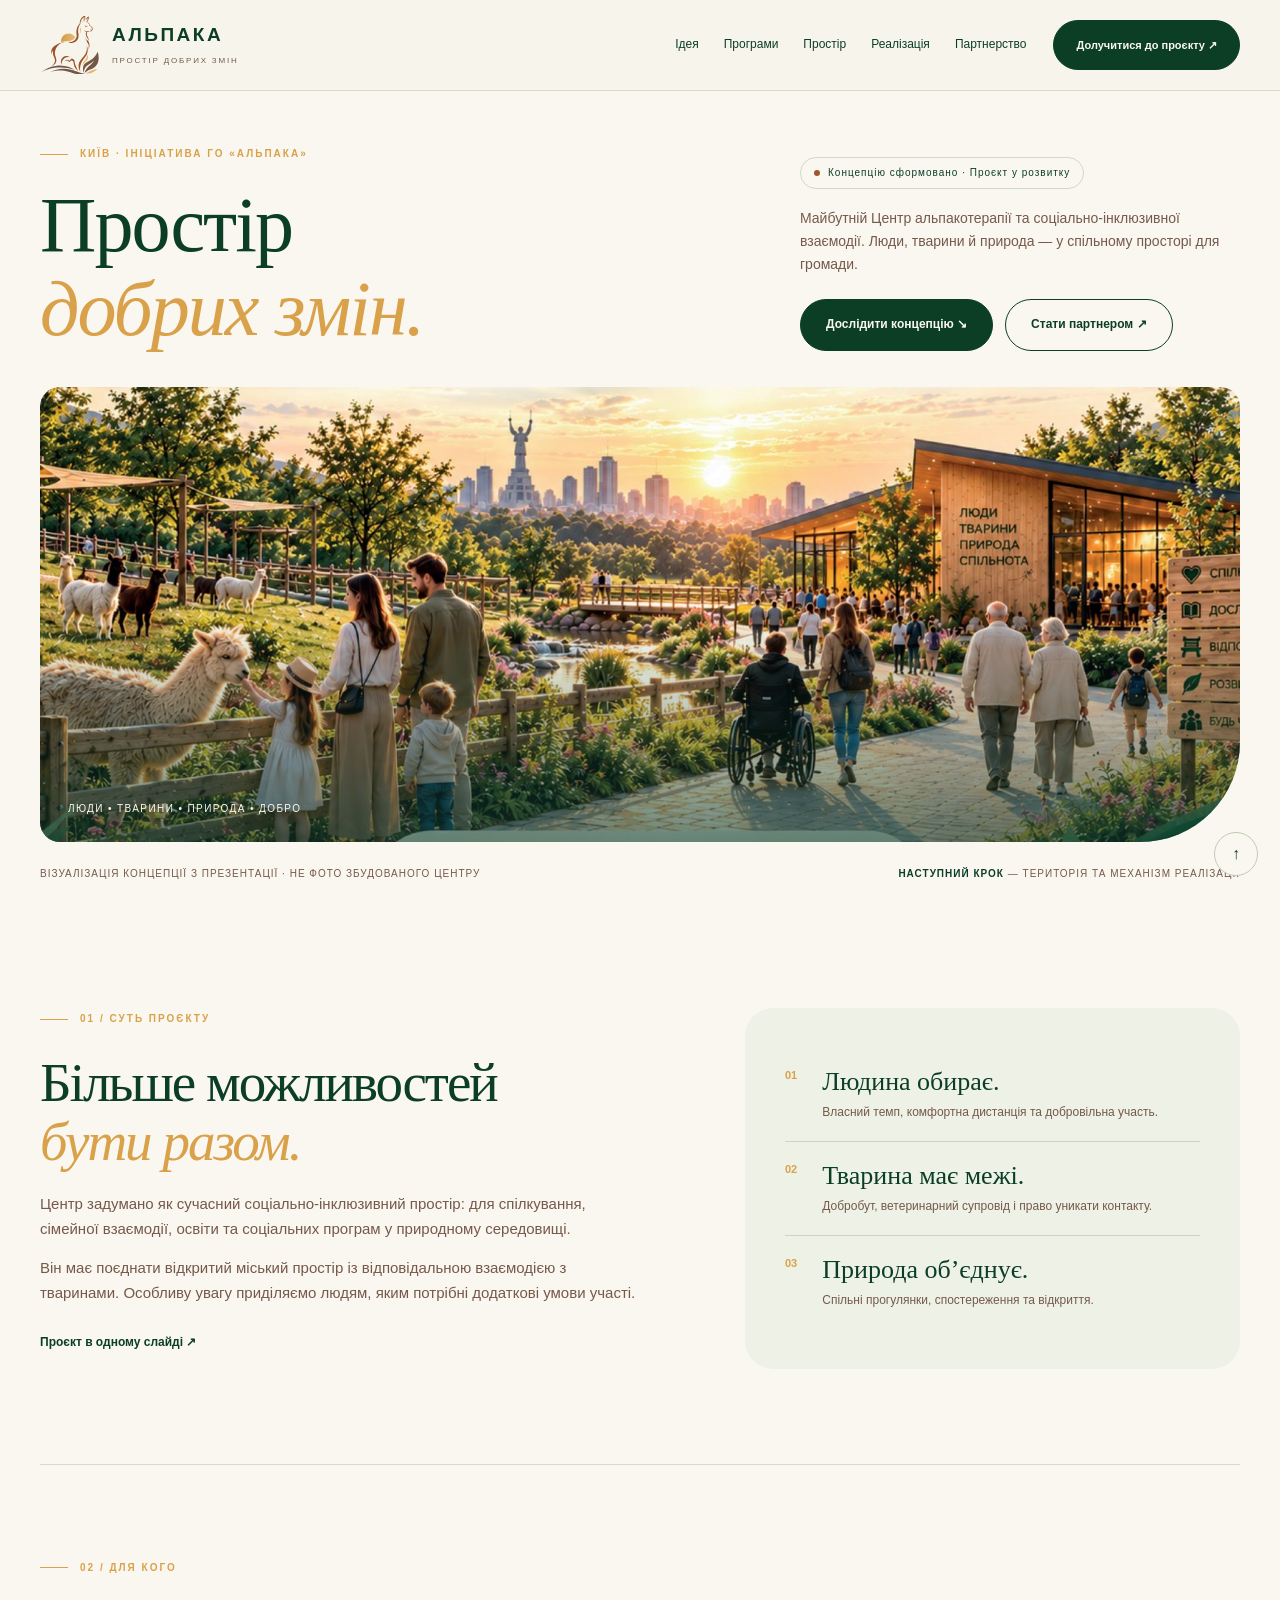
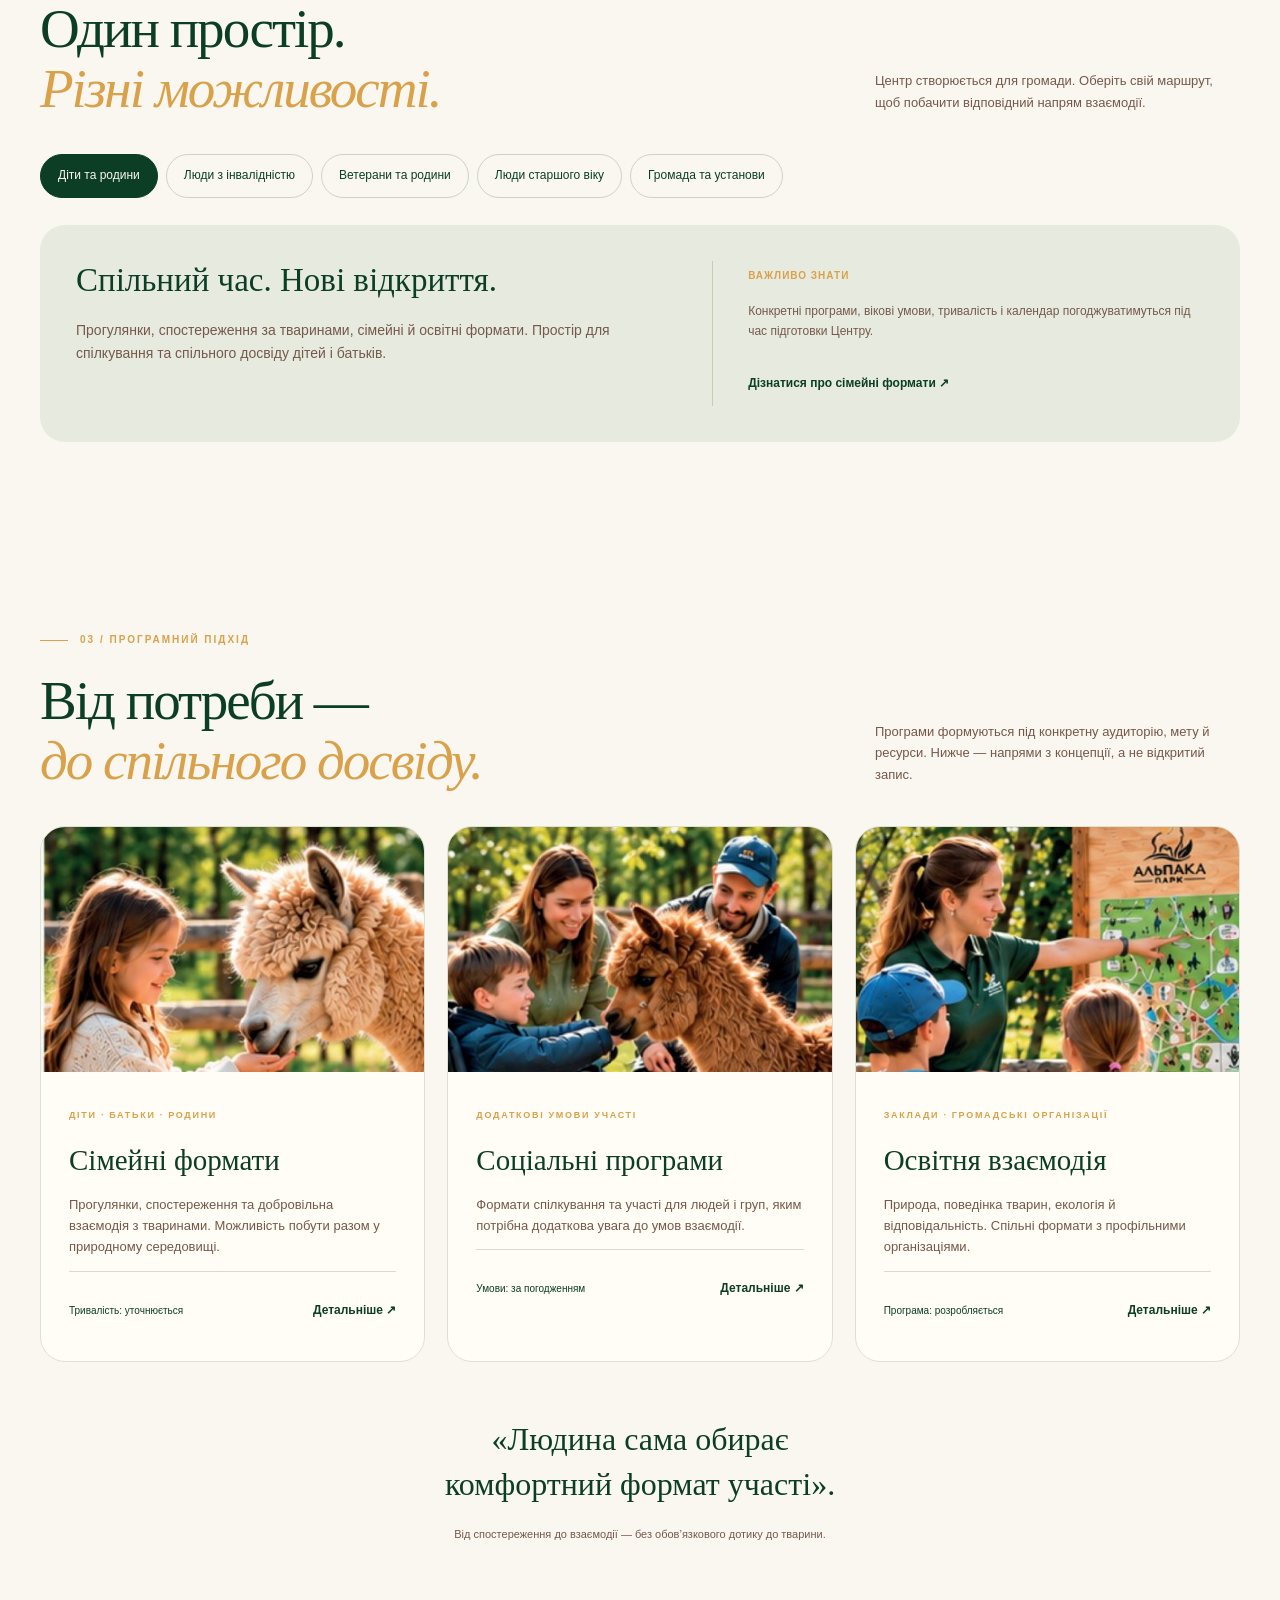
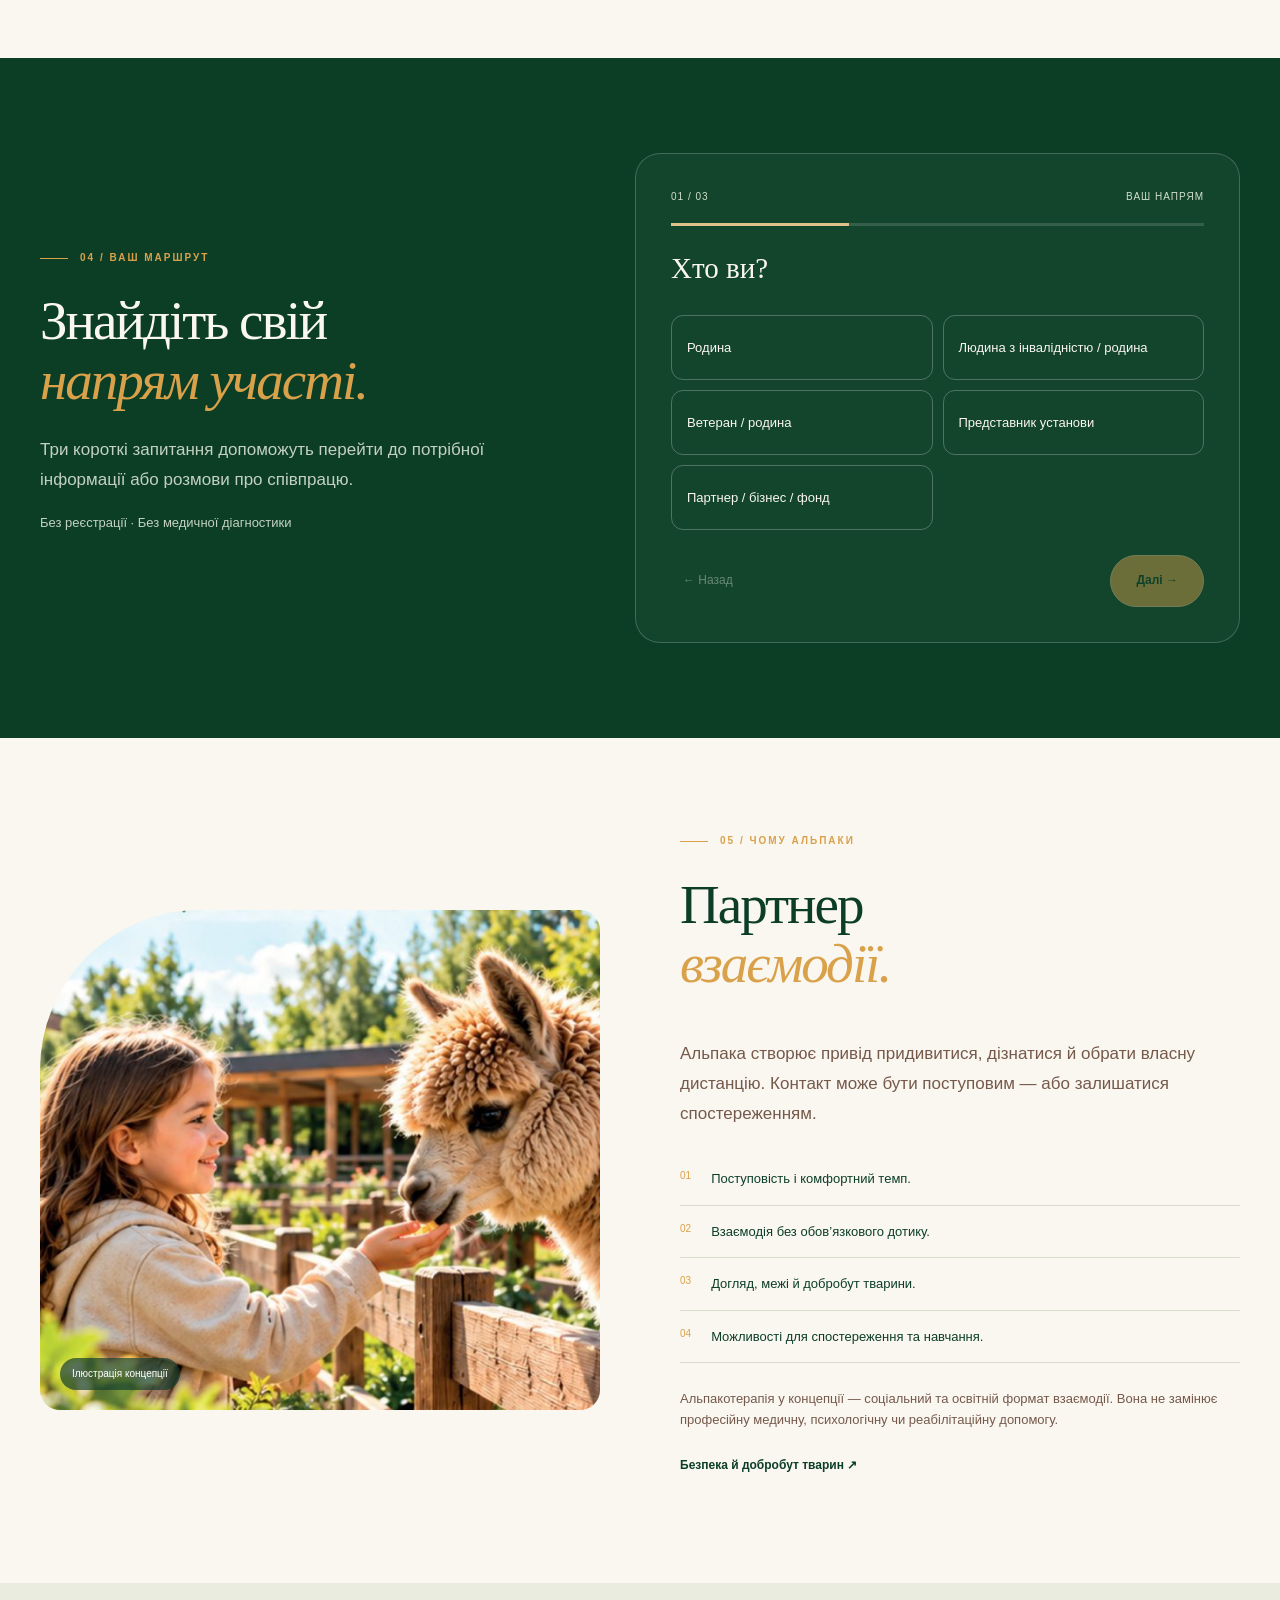
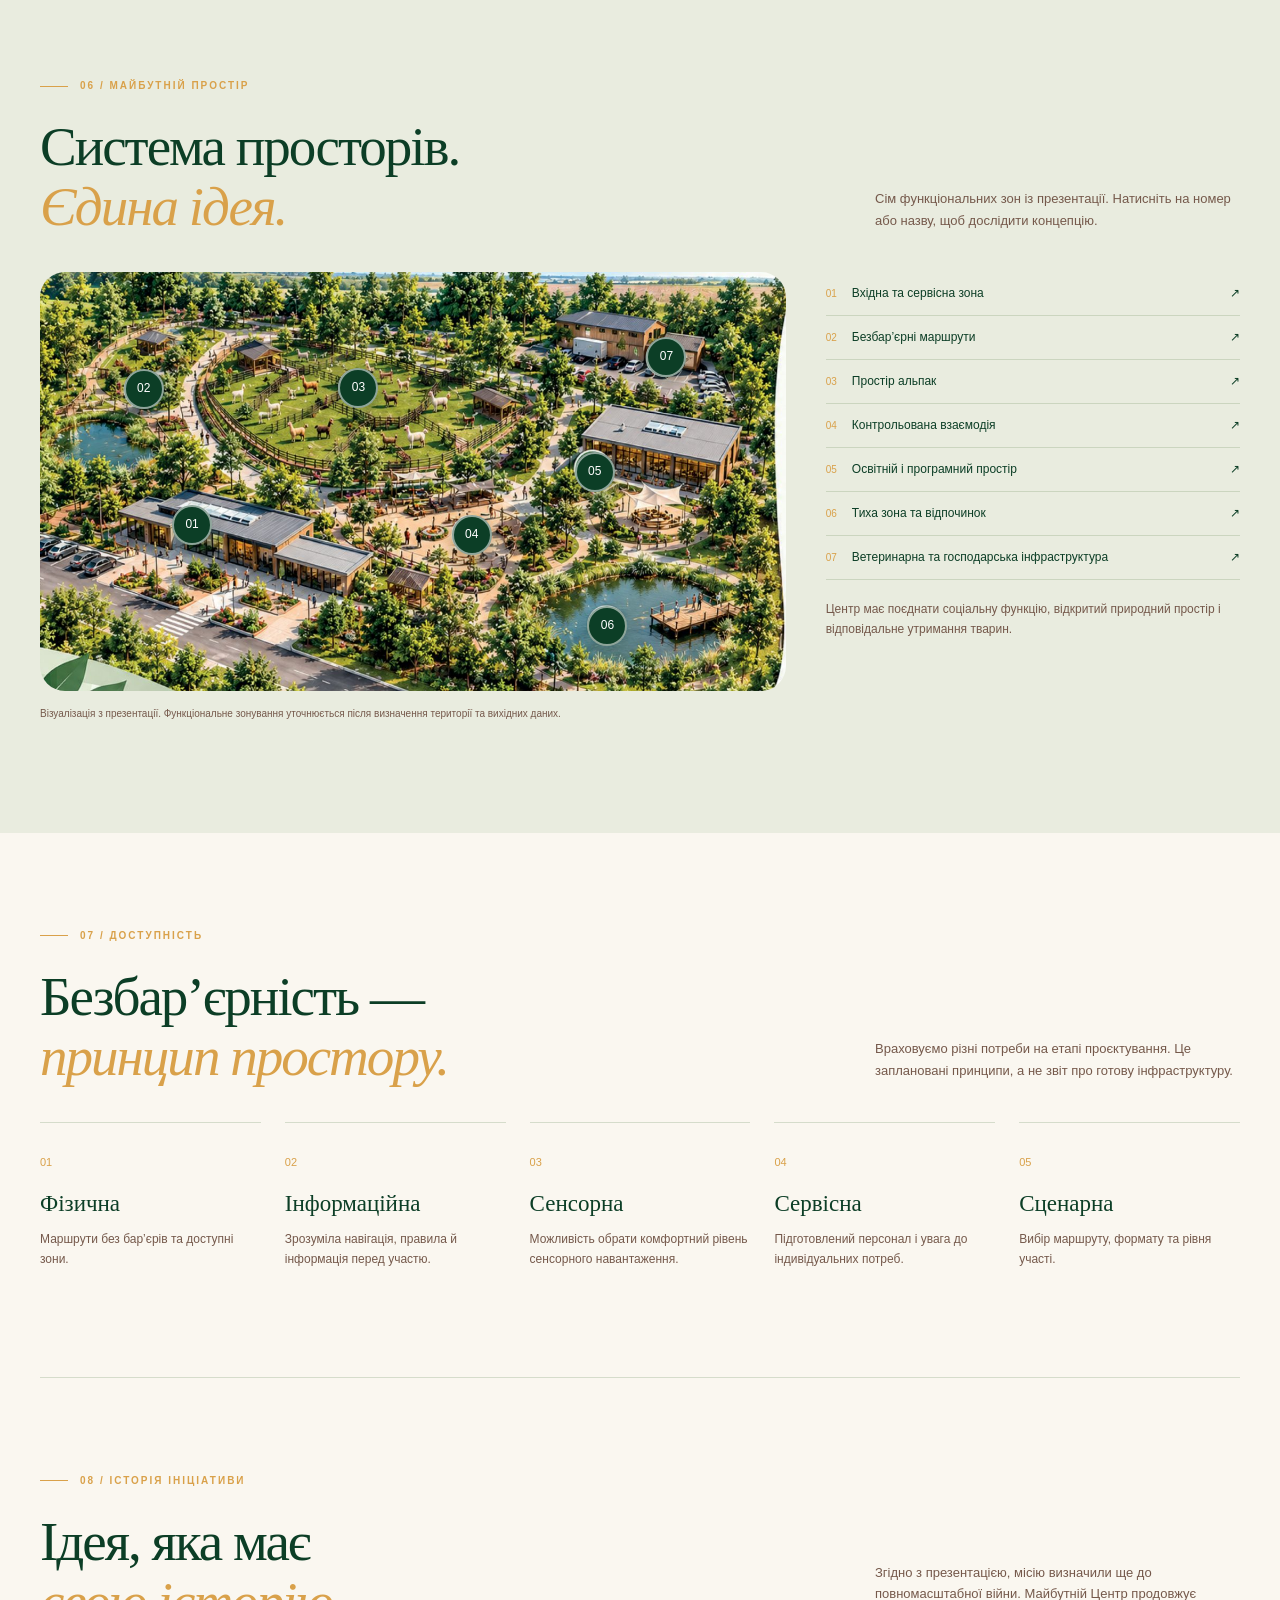
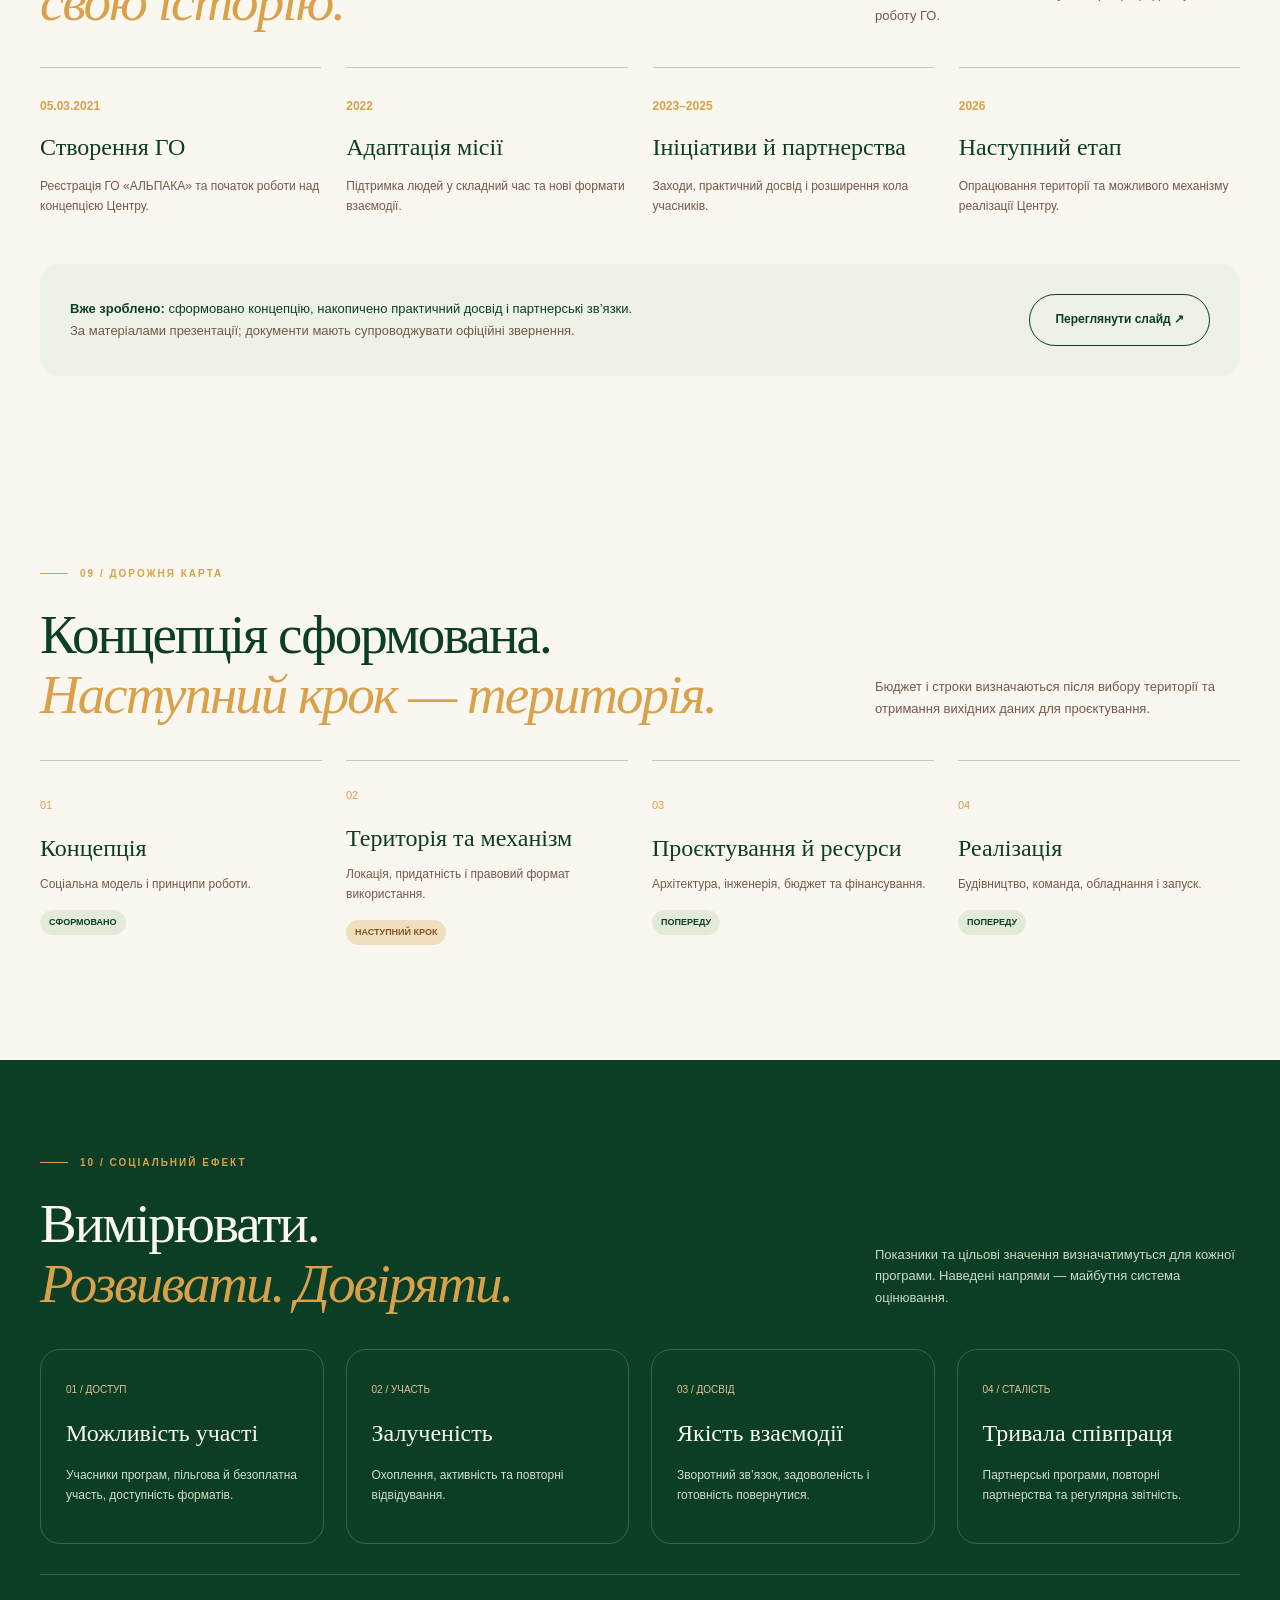
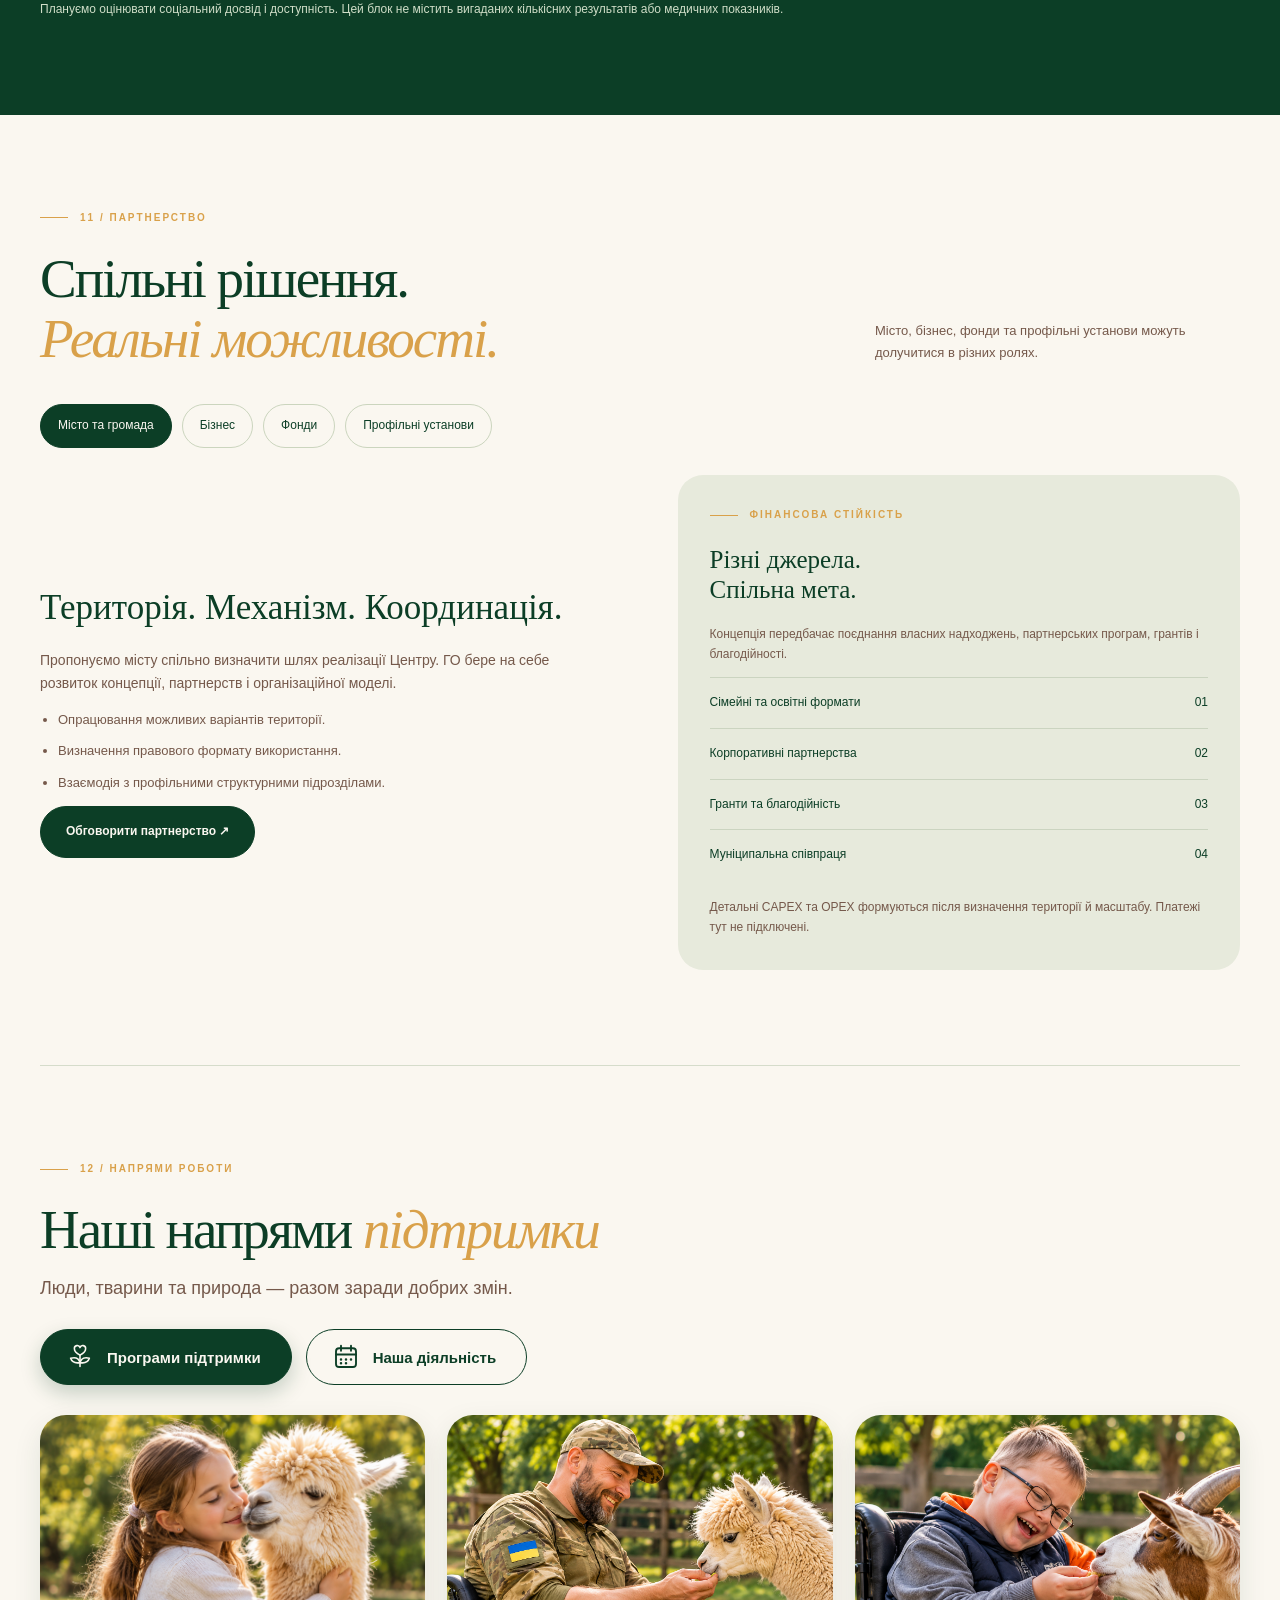
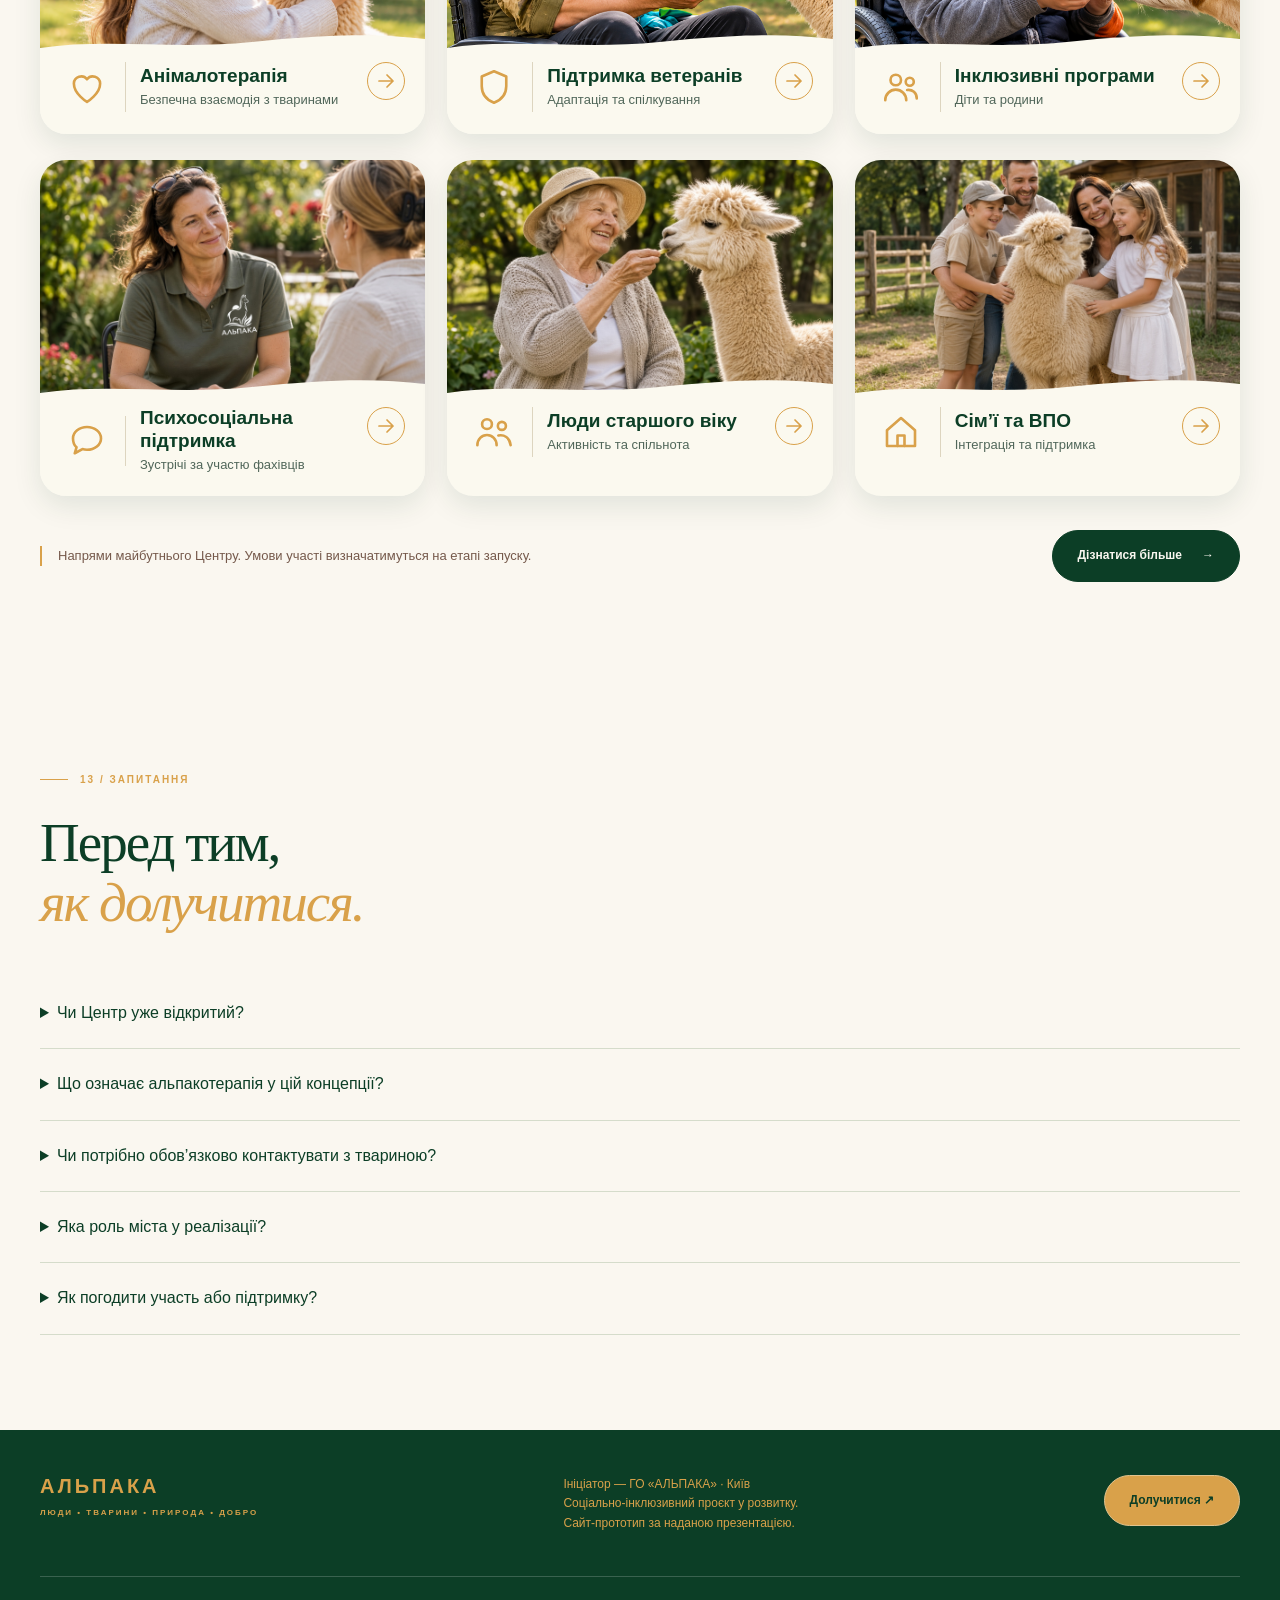
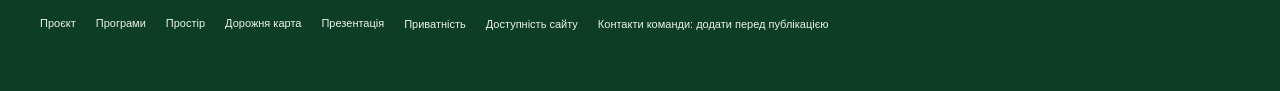
<file: index.html>
<!doctype html>
<html lang="uk">
<head>
    <meta charset="UTF-8">
    <meta name="viewport" content="width=device-width,initial-scale=1">
    <meta name="theme-color" content="#123d2e">
    <link href="css/style-user.css" rel="stylesheet" />
    <meta name="description"
        content="Простір добрих змін — концепція Центру альпакотерапії та соціально-інклюзивної взаємодії ГО «АЛЬПАКА». Люди, тварини, природа і спільнота.">
    <meta property="og:title" content="АЛЬПАКА — Простір добрих змін">
    <meta property="og:description"
        content="Соціально-інклюзивний простір для громади. Концепція, програми, зони й партнерство.">
    <meta property="og:type" content="website">
    <link rel="icon" type="image/x-icon" href="src/favicon.svg">
    <title>АЛЬПАКА — Простір добрих змін</title>
</head>
<body>
    <a class="skip" href="#main">Перейти до змісту</a>
    <header>
        <div class="wrap nav">
            <a class="brand" href="#main">
            <img src="src/favicon-banner.svg"
                alt="Емблема Альпака Парк">
                <div><b>АЛЬПАКА</b><small>ПРОСТІР ДОБРИХ ЗМІН</small></div>
            </a>
            <nav class="navlinks" id="navigation" aria-label="Основна навігація"><a href="#idea">Ідея</a><a
                    href="#programs">Програми</a><a href="#space">Простір</a><a href="#roadmap">Реалізація</a><a
                    href="#partners">Партнерство</a></nav><button class="btn" data-request="Партнерство">Долучитися до
                проєкту ↗</button>
                <button class="menu" id="menu" aria-label="Відкрити меню" aria-expanded="false" aria-controls="navigation">☰</button>
        </div>
    </header>
    <main id="main">
        <div class="wrap">
            <div class="hero-top">
                <div>
                    <div class="eyebrow">Київ · Ініціатива ГО «АЛЬПАКА»</div>
                    <h1>Простір<br><em>добрих змін.</em></h1>
                </div>
                <div><span class="badge">Концепцію сформовано · Проєкт у розвитку</span>
                    <p>Майбутній Центр альпакотерапії та соціально-інклюзивної взаємодії. Люди, тварини й природа — у
                        спільному просторі для громади.</p>
                    <div class="actions"><a class="btn" href="#idea">Дослідити концепцію ↘</a><button
                            class="btn outline" data-request="Партнерство">Стати партнером ↗</button></div>
                </div>
            </div>
            <div class="hero-photo">
                <img src="src/hero-photo.jpg" alt="Концептуальна візуалізація із презентації: родини, альпаки та природний простір майбутнього Центру" fetchpriority="high">
                    <span class="photo-label">
                        ЛЮДИ • ТВАРИНИ • ПРИРОДА • ДОБРО
                    </span>
            </div>
            <div class="hero-foot">
                <span>
                    ВІЗУАЛІЗАЦІЯ КОНЦЕПЦІЇ З ПРЕЗЕНТАЦІЇ · НЕ ФОТО ЗБУДОВАНОГО
                    ЦЕНТРУ
                </span>
                <span>
                    <b>НАСТУПНИЙ КРОК</b> — ТЕРИТОРІЯ ТА МЕХАНІЗМ РЕАЛІЗАЦІЇ
                </span>
            </div>
        </div>
        <section id="idea" class="wrap">
            <div class="intro">
                <div>
                    <div class="eyebrow">01 / Суть проєкту</div>
                    <h2>Більше можливостей<br><em>бути разом.</em></h2>
                    <p>Центр задумано як сучасний соціально-інклюзивний простір: для спілкування, сімейної взаємодії,
                        освіти та соціальних програм у природному середовищі.</p>
                    <p>Він має поєднати відкритий міський простір із відповідальною взаємодією з тваринами. Особливу
                        увагу приділяємо людям, яким потрібні додаткові умови участі.</p><button class="textbtn"
                        data-slide="1">Проєкт в одному слайді ↗</button>
                </div>
                <div class="manifest">
                    <div><b>01</b>
                        <section style="padding:0">
                            <h3>Людина обирає.</h3>
                            <p>Власний темп, комфортна дистанція та добровільна участь.</p>
                        </section>
                    </div>
                    <div><b>02</b>
                        <section style="padding:0">
                            <h3>Тварина має межі.</h3>
                            <p>Добробут, ветеринарний супровід і право уникати контакту.</p>
                        </section>
                    </div>
                    <div><b>03</b>
                        <section style="padding:0">
                            <h3>Природа об’єднує.</h3>
                            <p>Спільні прогулянки, спостереження та відкриття.</p>
                        </section>
                    </div>
                </div>
            </div>
        </section>
        <section id="audience" class="wrap section-rule">
            <div class="eyebrow">02 / Для кого</div>
            <div class="head">
                <h2>Один простір.<br><em>Різні можливості.</em></h2>
                <p>Центр створюється для громади. Оберіть свій маршрут, щоб побачити відповідний напрям взаємодії.</p>
            </div>
            <div class="audiences" role="tablist" aria-label="Аудиторії Центру"><button class="chip" role="tab" id="a0"
                    aria-selected="true" aria-controls="audience-panel" data-audience="0">Діти та родини</button><button
                    class="chip" role="tab" id="a1" aria-selected="false" aria-controls="audience-panel"
                    data-audience="1" tabindex="-1">Люди з інвалідністю</button><button class="chip" role="tab" id="a2"
                    aria-selected="false" aria-controls="audience-panel" data-audience="2" tabindex="-1">Ветерани та
                    родини</button><button class="chip" role="tab" id="a3" aria-selected="false"
                    aria-controls="audience-panel" data-audience="3" tabindex="-1">Люди старшого віку</button><button
                    class="chip" role="tab" id="a4" aria-selected="false" aria-controls="audience-panel"
                    data-audience="4" tabindex="-1">Громада та установи</button></div>
            <div class="audience-panel" id="audience-panel" role="tabpanel" aria-labelledby="a0">
                <div>
                    <h3 id="audience-title">Спільний час. Нові відкриття.</h3>
                    <p id="audience-copy">Прогулянки, спостереження за тваринами, сімейні й освітні формати. Простір для
                        спілкування та спільного досвіду дітей і батьків.</p>
                </div>
                <aside><b>ВАЖЛИВО ЗНАТИ</b>
                    <p id="audience-note">Конкретні програми, вікові умови, тривалість і календар погоджуватимуться під час підготовки Центру.</p>
                <button class="textbtn" id="audience-cta">Дізнатися про сімейні формати ↗</button>                       
                </aside>
            </div>
        </section>
        <section id="programs" class="wrap">
            <div class="eyebrow">03 / Програмний підхід</div>
            <div class="head">
                <h2>Від потреби —<br><em>до спільного досвіду.</em></h2>
                <p>Програми формуються під конкретну аудиторію, мету й ресурси. Нижче — напрями з концепції, а не
                    відкритий запис.</p>
            </div>
            <div class="formats">
                <article class="card">
                    <img src="src/family-oriented-formats.jpg" alt="Концептуальна ілюстрація сімейної взаємодії з альпакою із презентації" loading="lazy">
                    <div><span class="micro">ДІТИ · БАТЬКИ · РОДИНИ</span>
                        <h3>Сімейні формати</h3>
                        <p>Прогулянки, спостереження та добровільна взаємодія з тваринами. Можливість побути разом у
                            природному середовищі.</p>
                        <div class="meta"><span>Тривалість: уточнюється</span><button class="textbtn"
                                data-program="family">Детальніше ↗</button></div>
                    </div>
                </article>
                <article class="card">
                    <img src="src/social-programs.jpg" alt="Концептуальна ілюстрація сімейної та соціальної взаємодії" loading="lazy">
                    <div><span class="micro">ДОДАТКОВІ УМОВИ УЧАСТІ</span>
                        <h3>Соціальні програми</h3>
                        <p>Формати спілкування та участі для людей і груп, яким потрібна додаткова увага до умов
                            взаємодії.</p>
                        <div class="meta"><span>Умови: за погодженням</span><button class="textbtn"
                                data-program="social">Детальніше ↗</button></div>
                    </div>
                </article>
                <article class="card">
                    <img src="src/educational-interaction.jpg" alt="Концептуальна ілюстрація ознайомлення з навігацією і природним простором" loading="lazy">
                    <div><span class="micro">ЗАКЛАДИ · ГРОМАДСЬКІ ОРГАНІЗАЦІЇ</span>
                        <h3>Освітня взаємодія</h3>
                        <p>Природа, поведінка тварин, екологія й відповідальність. Спільні формати з профільними
                            організаціями.</p>
                        <div class="meta">
                            <span>Програма: розробляється</span>
                            <button class="textbtn" data-program="education">Детальніше ↗</button>
                        </div>
                    </div>
                </article>
            </div>
            <div class="quote-band">
                «Людина сама обирає<br>комфортний формат участі».
                <small>Від спостереження до взаємодії — без обов’язкового дотику до тварини.</small>
            </div>
        </section>
        <section class="dark" id="quiz">
            <div class="wrap quiz">
                <div>
                    <div class="eyebrow">04 / Ваш маршрут</div>
                    <h2>
                        Знайдіть свій<br><em>напрям участі.</em>
                    </h2>       
                    <p class="lead">Три короткі запитання допоможуть перейти до потрібної інформації або розмови про
                        співпрацю.</p>
                    <p class="muted">Без реєстрації · Без медичної діагностики</p>
                </div>
                <div class="quiz-box" aria-live="polite">
                    <div class="quiz-line"><span id="quiz-step">01 / 03</span><span>ВАШ НАПРЯМ</span></div>
                    <div class="progress" role="progressbar" aria-label="Прогрес квізу" aria-valuemin="0"
                        aria-valuemax="3" aria-valuenow="1">
                        <div id="progress-bar" style="width:33.33%"></div>
                    </div>
                    <h3 id="quiz-question"></h3>
                    <div id="quiz-choices" class="choices"></div>
                    <div id="quiz-result" class="quiz-result" hidden></div>
                    <div class="quiz-controls"><button class="back" id="quiz-back" disabled>← Назад</button><button
                            class="btn gold" id="quiz-next" disabled>Далі →</button></div>
                </div>
            </div>
        </section>
        <section class="wrap">
            <div class="split">
                <div class="alpaca-image"><img
                        src="src/alpaca-and-child.jpg" alt="Концептуальна ілюстрація дитини та альпаки із презентації" loading="lazy"><span
                        class="mini-label">Ілюстрація концепції</span></div>
                <div>
                    <div class="eyebrow">05 / Чому альпаки</div>
                    <h2 style="margin-top:25px">Партнер<br><em>взаємодії.</em></h2>
                    <p class="lead">Альпака створює привід придивитися, дізнатися й обрати власну дистанцію. Контакт
                        може бути поступовим — або залишатися спостереженням.</p>
                    <div class="principles">
                        <div class="principle"><span>01</span><b>Поступовість і комфортний темп.</b></div>
                        <div class="principle"><span>02</span><b>Взаємодія без обов’язкового дотику.</b></div>
                        <div class="principle"><span>03</span><b>Догляд, межі й добробут тварини.</b></div>
                        <div class="principle"><span>04</span><b>Можливості для спостереження та навчання.</b></div>
                    </div>
                    <p class="muted" style="margin-top:25px">Альпакотерапія у концепції — соціальний та освітній формат
                        взаємодії. Вона не замінює професійну медичну, психологічну чи реабілітаційну допомогу.</p>
                    <button class="textbtn" data-detail="welfare">Безпека й добробут тварин ↗</button>
                </div>
            </div>
        </section>
        <section id="space" class="map-bg">
            <div class="wrap">
                <div class="eyebrow">06 / Майбутній простір</div>
                <div class="head">
                    <h2>Система просторів.<br><em>Єдина ідея.</em></h2>
                    <p>Сім функціональних зон із презентації. Натисніть на номер або назву, щоб дослідити концепцію.</p>
                </div>
                <div class="map-layout">
                    <div>
                        <div class="map-image"><img
                                src="src/park-map.jpg" alt="Концептуальна візуалізація функціональних зон із слайда 10. Остаточне планування залежить від території."
                                loading="lazy">
                                <button class="point" data-zone="0" style="left:20.4%;top:60.3%"
                                aria-label="01. Вхідна та сервісна зона">01</button>
                                <button class="point" data-zone="1" style="left:13.9%;top:27.8%" aria-label="02. Безбар’єрні маршрути">02</button>
                                <button class="point" data-zone="2" style="left:42.7%;top:27.6%"
                                aria-label="03. Простір альпак">03</button>
                                <button class="point" data-zone="3" style="left:57.9%;top:62.7%" aria-label="04. Контрольована взаємодія">04</button>
                                <button class="point" data-zone="4" style="left:74.4%;top:47.7%" aria-label="05. Освітній простір">05</button>
                                <button class="point" data-zone="5" style="left:76.1%;top:84.4%" aria-label="06. Тиха зона">06</button>
                                <button class="point" data-zone="6" style="left:84%;top:20.3%" aria-label="07. Господарська інфраструктура">07</button>
                        </div>
                        <p class="map-note">Візуалізація з презентації. Функціональне зонування уточнюється після
                            визначення території та вихідних даних.</p>
                    </div>
                    <div>
                        <div class="zones" id="zone-list"></div>
                        <p class="map-info">Центр має поєднати соціальну функцію, відкритий природний простір і
                            відповідальне утримання тварин.</p>
                    </div>
                </div>
            </div>
        </section>
        <section class="wrap" id="access">
            <div class="eyebrow">07 / Доступність</div>
            <div class="head">
                <h2>Безбар’єрність —<br><em>принцип простору.</em></h2>
                <p>Враховуємо різні потреби на етапі проєктування. Це заплановані принципи, а не звіт про готову
                    інфраструктуру.</p>
            </div>
            <div class="access-grid">
                <div><span>01</span>
                    <h3>Фізична</h3>
                    <p>Маршрути без бар’єрів та доступні зони.</p>
                </div>
                <div><span>02</span>
                    <h3>Інформаційна</h3>
                    <p>Зрозуміла навігація, правила й інформація перед участю.</p>
                </div>
                <div><span>03</span>
                    <h3>Сенсорна</h3>
                    <p>Можливість обрати комфортний рівень сенсорного навантаження.</p>
                </div>
                <div><span>04</span>
                    <h3>Сервісна</h3>
                    <p>Підготовлений персонал і увага до індивідуальних потреб.</p>
                </div>
                <div><span>05</span>
                    <h3>Сценарна</h3>
                    <p>Вибір маршруту, формату та рівня участі.</p>
                </div>
            </div>
        </section>
        <section class="wrap section-rule" id="history">
            <div class="eyebrow">08 / Історія ініціативи</div>
            <div class="head">
                <h2>Ідея, яка має<br><em>свою історію.</em></h2>
                <p>Згідно з презентацією, місію визначили ще до повномасштабної війни. Майбутній Центр продовжує роботу
                    ГО.</p>
            </div>
            <div class="timeline">
                <div><b>05.03.2021</b>
                    <h3>Створення ГО</h3>
                    <p>Реєстрація ГО «АЛЬПАКА» та початок роботи над концепцією Центру.</p>
                </div>
                <div><b>2022</b>
                    <h3>Адаптація місії</h3>
                    <p>Підтримка людей у складний час та нові формати взаємодії.</p>
                </div>
                <div><b>2023–2025</b>
                    <h3>Ініціативи й партнерства</h3>
                    <p>Заходи, практичний досвід і розширення кола учасників.</p>
                </div>
                <div><b>2026</b>
                    <h3>Наступний етап</h3>
                    <p>Опрацювання території та можливого механізму реалізації Центру.</p>
                </div>
            </div>
            <div class="status-strip">
                <p><strong>Вже зроблено:</strong> сформовано концепцію, накопичено практичний досвід і партнерські
                    зв’язки.<br><span class="muted">За матеріалами презентації; документи мають супроводжувати офіційні
                        звернення.</span></p><button class="btn outline" data-slide="16">Переглянути слайд ↗</button>
            </div>
        </section>
        <section id="roadmap" class="wrap">
            <div class="eyebrow">09 / Дорожня карта</div>
            <div class="head">
                <h2>Концепція сформована.<br><em>Наступний крок — територія.</em></h2>
                <p>Бюджет і строки визначаються після вибору території та отримання вихідних даних для проєктування.</p>
            </div>
            <div class="journey"><button data-phase="0"><span>01</span>
                    <h3>Концепція</h3>
                    <p>Соціальна модель і принципи роботи.</p><b class="step-tag">СФОРМОВАНО</b>
                </button><button data-phase="1"><span>02</span>
                    <h3>Територія та механізм</h3>
                    <p>Локація, придатність і правовий формат використання.</p><b class="step-tag">НАСТУПНИЙ КРОК</b>
                </button><button data-phase="2"><span>03</span>
                    <h3>Проєктування й ресурси</h3>
                    <p>Архітектура, інженерія, бюджет та фінансування.</p><b class="step-tag">ПОПЕРЕДУ</b>
                </button><button data-phase="3"><span>04</span>
                    <h3>Реалізація</h3>
                    <p>Будівництво, команда, обладнання і запуск.</p><b class="step-tag">ПОПЕРЕДУ</b>
                </button></div>
        </section>
        <section class="dark" id="impact">
            <div class="wrap">
                <div class="eyebrow">10 / Соціальний ефект</div>
                <div class="head">
                    <h2>Вимірювати.<br><em>Розвивати. Довіряти.</em></h2>
                    <p style="color:#cbdac2">Показники та цільові значення визначатимуться для кожної програми. Наведені
                        напрями — майбутня система оцінювання.</p>
                </div>
                <div class="impact-grid">
                    <article><span>01 / ДОСТУП</span>
                        <h3>Можливість участі</h3>
                        <p>Учасники програм, пільгова й безоплатна участь, доступність форматів.</p>
                    </article>
                    <article><span>02 / УЧАСТЬ</span>
                        <h3>Залученість</h3>
                        <p>Охоплення, активність та повторні відвідування.</p>
                    </article>
                    <article><span>03 / ДОСВІД</span>
                        <h3>Якість взаємодії</h3>
                        <p>Зворотний зв’язок, задоволеність і готовність повернутися.</p>
                    </article>
                    <article><span>04 / СТАЛІСТЬ</span>
                        <h3>Тривала співпраця</h3>
                        <p>Партнерські програми, повторні партнерства та регулярна звітність.</p>
                    </article>
                </div>
                <div class="impact-note">Плануємо оцінювати соціальний досвід і доступність. Цей блок не містить
                    вигаданих кількісних результатів або медичних показників.</div>
            </div>
        </section>
        <section id="partners" class="wrap">
            <div class="eyebrow">11 / Партнерство</div>
            <div class="head">
                <h2>Спільні рішення.<br><em>Реальні можливості.</em></h2>
                <p>Місто, бізнес, фонди та профільні установи можуть долучитися в різних ролях.</p>
            </div>
            <div class="partner-tabs" role="tablist" aria-label="Напрями партнерства"><button class="chip" id="p0"
                    role="tab" aria-selected="true" aria-controls="partner-panel" data-partner="0">Місто та
                    громада</button><button class="chip" id="p1" role="tab" aria-selected="false"
                    aria-controls="partner-panel" tabindex="-1" data-partner="1">Бізнес</button><button class="chip"
                    id="p2" role="tab" aria-selected="false" aria-controls="partner-panel" tabindex="-1"
                    data-partner="2">Фонди</button><button class="chip" id="p3" role="tab" aria-selected="false"
                    aria-controls="partner-panel" tabindex="-1" data-partner="3">Профільні установи</button></div>
            <div class="partner-layout" id="partner-panel" role="tabpanel" aria-labelledby="p0">
                <div>
                    <h3 id="partner-title"></h3>
                    <p id="partner-copy"></p>
                    <ul class="partner-list" id="partner-list"></ul><button class="btn" id="partner-cta">Обговорити
                        партнерство ↗</button>
                </div>
                <div class="funding">
                    <div class="eyebrow">Фінансова стійкість</div>
                    <h3 style="margin-top:22px">Різні джерела.<br>Спільна мета.</h3>
                    <p>Концепція передбачає поєднання власних надходжень, партнерських програм, грантів і благодійності.
                    </p>
                    <div class="funding-line"><span>Сімейні та освітні формати</span><span>01</span></div>
                    <div class="funding-line"><span>Корпоративні партнерства</span><span>02</span></div>
                    <div class="funding-line"><span>Гранти та благодійність</span><span>03</span></div>
                    <div class="funding-line"><span>Муніципальна співпраця</span><span>04</span></div>
                    <p class="muted" style="margin:18px 0 0">Детальні CAPEX та OPEX формуються після визначення
                        території й масштабу. Платежі тут не підключені.</p>
                </div>
            </div>
        </section>

        <section class="wrap section-rule dirs" id="directions">
            <svg width="0" height="0" style="position:absolute" aria-hidden="true" focusable="false">
        <defs>
            <!-- Іконки блоку «Напрями підтримки». Використання: <svg><use href="#i-heart"/></svg> -->
            <symbol id="i-heart" viewBox="0 0 24 24"><path d="M12 20.5S4.5 16 4.5 10A4.2 4.2 0 0 1 12 7.6 4.2 4.2 0 0 1 19.5 10c0 6-7.5 10.5-7.5 10.5z" fill="none" stroke="currentColor" stroke-width="1.5" stroke-linejoin="round"/></symbol>
            <symbol id="i-shield" viewBox="0 0 24 24"><path d="M12 3 5 6v5.5c0 4.4 3 7.8 7 9.5 4-1.7 7-5.1 7-9.5V6z" fill="none" stroke="currentColor" stroke-width="1.5" stroke-linejoin="round"/></symbol>
            <symbol id="i-users" viewBox="0 0 24 24" fill="none" stroke="currentColor" stroke-width="1.5" stroke-linecap="round" stroke-linejoin="round"><circle cx="9" cy="8" r="3"/><circle cx="17" cy="9" r="2.3"/><path d="M3 19.5c0-3.3 2.7-6 6-6s6 2.7 6 6M15.5 13.7c3-.4 5.5 1.6 5.5 4.8"/></symbol>
            <symbol id="i-chat" viewBox="0 0 24 24"><path d="M12 4c4.4 0 8 2.9 8 6.5S16.4 17 12 17c-.9 0-1.8-.1-2.6-.4L5 19l1-3.4C4.8 14.5 4 12.6 4 10.5 4 6.9 7.6 4 12 4z" fill="none" stroke="currentColor" stroke-width="1.5" stroke-linejoin="round"/></symbol>
            <symbol id="i-elders" viewBox="0 0 24 24" fill="none" stroke="currentColor" stroke-width="1.5" stroke-linecap="round" stroke-linejoin="round"><circle cx="8" cy="7.5" r="2.8"/><circle cx="16.5" cy="8.5" r="2.3"/><path d="M2.5 19.5c0-3.3 2.5-5.8 5.5-5.8s5.5 2.5 5.5 5.8M14.5 14c3.2-.6 6.5 1 7 5.5"/></symbol>
            <symbol id="i-home" viewBox="0 0 24 24" fill="none" stroke="currentColor" stroke-width="1.5" stroke-linecap="round" stroke-linejoin="round"><path d="m4 11 8-7 8 7v9H4z"/><path d="M10 20v-6h4v6"/></symbol>
            <symbol id="i-cal" viewBox="0 0 24 24" fill="none" stroke="currentColor" stroke-width="1.5" stroke-linecap="round" stroke-linejoin="round"><rect x="4" y="5" width="16" height="15" rx="2.5"/><path d="M4 10h16M8 3v4M16 3v4"/><path d="M8 14h.01M12 14h.01M16 14h.01M8 17h.01M12 17h.01" stroke-width="2"/></symbol>
            <symbol id="i-sprout" viewBox="0 0 24 24" fill="none" stroke="currentColor" stroke-width="1.25" stroke-linecap="round" stroke-linejoin="round"><path d="M12 10.5S7.5 8 7.5 5.3a2.3 2.3 0 0 1 4.5-.8 2.3 2.3 0 0 1 4.5.8C16.5 8 12 10.5 12 10.5z"/><path d="M12 10.5v6M12 16.5v3"/><path d="M12 16.5C8.5 17.1 5.5 16 4.5 13 8 12 11 13 12 16.5zM12 16.5C15.5 17.1 18.5 16 19.5 13 16 12 13 13 12 16.5z"/></symbol>
            <symbol id="i-arrow" viewBox="0 0 24 24"><path d="M5 12h14m-6-6 6 6-6 6" fill="none" stroke="currentColor" stroke-width="1.7" stroke-linecap="round" stroke-linejoin="round"/></symbol>
            <!-- декоративна гілка -->
            <!-- 
            <symbol id="i-branch" viewBox="0 0 240 190">
                <path d="M238 2C196 18 154 50 116 96 86 132 52 160 6 186" fill="none" stroke="#c9a561" stroke-width="2" stroke-linecap="round"/>
                <g fill="#7fae67">
                    <path transform="translate(212 12) rotate(-25)" d="M0 0C8-16 32-20 50-4 40 14 14 18 0 0z"/>
                    <path transform="translate(190 30) rotate(60)" d="M0 0C8-16 32-20 50-4 40 14 14 18 0 0z" fill="#a4c98a"/>
                    <path transform="translate(160 46) rotate(-40)" d="M0 0C8-16 32-20 50-4 40 14 14 18 0 0z"/>
                    <path transform="translate(140 72) rotate(45)" d="M0 0C8-16 32-20 50-4 40 14 14 18 0 0z" fill="#a4c98a"/>
                    <path transform="translate(116 96) rotate(-60)" d="M0 0C8-16 32-20 50-4 40 14 14 18 0 0z"/>
                    <path transform="translate(96 118) rotate(35)" d="M0 0C8-16 32-20 50-4 40 14 14 18 0 0z" fill="#a4c98a"/>
                    <path transform="translate(66 142) rotate(-75)" d="M0 0C8-16 32-20 50-4 40 14 14 18 0 0z"/>
                    <path transform="translate(48 156) rotate(20)" d="M0 0C8-16 32-20 50-4 40 14 14 18 0 0z" fill="#a4c98a"/>
                </g>
            </symbol>
            -->
        </defs>
    </svg>
            <svg class="dirs-leaf dirs-leaf--tr" viewBox="0 0 240 190" aria-hidden="true" focusable="false"><use href="#i-branch"/></svg>
            <svg class="dirs-leaf dirs-leaf--bl" viewBox="0 0 240 190" aria-hidden="true" focusable="false"><use href="#i-branch"/></svg>

            <div class="eyebrow">12 / Напрями роботи</div>
            <div class="dirs-head">
                <h2>Наші напрями <em>підтримки</em></h2>
                <p>Люди, тварини та природа — разом заради добрих змін.</p>
            </div>

            <div class="dirs-tabs" role="tablist" aria-label="Розділи блоку">
                <button class="dirs-tab" type="button" role="tab" id="dt0" aria-selected="true" aria-controls="dp0" data-dtab><svg viewBox="0 0 24 24" aria-hidden="true" focusable="false"><use href="#i-sprout"/></svg>Програми підтримки</button>
                <button class="dirs-tab" type="button" role="tab" id="dt1" aria-selected="false" aria-controls="dp1" tabindex="-1" data-dtab><svg viewBox="0 0 24 24" aria-hidden="true" focusable="false"><use href="#i-cal"/></svg>Наша діяльність</button>
            </div>

            <!-- ВКЛАДКА 1. Фото: src/directions/ (імена файлів — у src кожної картки).
                 Текст «Детальніше» лежить у <template> всередині картки. -->
            <div class="dirs-panel" id="dp0" role="tabpanel" aria-labelledby="dt0" data-dpanel
                 data-label="Напрям майбутнього Центру" data-cta="1"
                 data-disclaimer="Це напрям майбутнього Центру, а не діюча програма. Умови участі визначатимуться на етапі запуску.">
                <div class="dirs-grid">
                    <article class="dir-card">
                        <div class="dir-photo">
                            <img src="src/photo/support_program/photo_1.png" alt="Дівчинка торкається альпаки" loading="eager">
                        </div>
                        <div class="dir-info">
                            <span class="dir-ico"><svg viewBox="0 0 24 24" aria-hidden="true" focusable="false"><use href="#i-heart"/></svg></span>
                            <div class="dir-text"><h3>Анімалотерапія</h3><p>Безпечна взаємодія з тваринами</p></div>
                            <button class="dir-go" type="button" aria-label="Детальніше: Анімалотерапія"><svg viewBox="0 0 24 24" aria-hidden="true" focusable="false"><use href="#i-arrow"/></svg></button>
                        </div>
                        <template><p>Добровільна взаємодія з альпаками в природному середовищі. Безпека й добробут людей і тварин у концепції взаємопов’язані.</p><ul><li>Людина сама обирає рівень участі — від спостереження до взаємодії.</li><li>Тварина може відійти або не взаємодіяти.</li></ul></template>
                    </article>
                    <article class="dir-card">
                        <div class="dir-photo">
                            <img src="src/photo/support_program/photo_2.png" alt="Ветеран годує альпаку" loading="eager">
                        </div>
                        <div class="dir-info">
                            <span class="dir-ico"><svg viewBox="0 0 24 24" aria-hidden="true" focusable="false"><use href="#i-shield"/></svg></span>
                            <div class="dir-text"><h3>Підтримка ветеранів</h3><p>Адаптація та спілкування</p></div>
                            <button class="dir-go" type="button" aria-label="Детальніше: Підтримка ветеранів"><svg viewBox="0 0 24 24" aria-hidden="true" focusable="false"><use href="#i-arrow"/></svg></button>
                        </div>
                        <template><p>Соціальні формати для ветеранів та їхніх родин у природному середовищі. Добровільна взаємодія та вибір дистанції.</p><p>Центр не замінює психологічну, медичну чи реабілітаційну допомогу. Склад програми й фахівці погоджуються окремо.</p></template>
                    </article>
                    <article class="dir-card">
                        <div class="dir-photo">
                            <img src="src/photo/support_program/photo_3.png" alt="Хлопчик на візку годує козу" loading="eager">
                        </div>
                        <div class="dir-info">
                            <span class="dir-ico"><svg viewBox="0 0 24 24" aria-hidden="true" focusable="false"><use href="#i-users"/></svg></span>
                            <div class="dir-text"><h3>Інклюзивні програми</h3><p>Діти та родини</p></div>
                            <button class="dir-go" type="button" aria-label="Детальніше: Інклюзивні програми"><svg viewBox="0 0 24 24" aria-hidden="true" focusable="false"><use href="#i-arrow"/></svg></button>
                        </div>
                        <template><p>Участь у спільному просторі з увагою до фізичних, інформаційних, сенсорних та інших індивідуальних потреб.</p><p>Доступність закладається у проєктування. Готових маршрутів і підтверджених умов нового Центру наразі немає.</p></template>
                    </article>
                    <article class="dir-card">
                        <div class="dir-photo">
                            <img src="src/photo/support_program/photo_4.png" alt="Фахівчиня розмовляє з відвідувачкою" loading="lazy">
                        </div>
                        <div class="dir-info">
                            <span class="dir-ico"><svg viewBox="0 0 24 24" aria-hidden="true" focusable="false"><use href="#i-chat"/></svg></span>
                            <div class="dir-text"><h3>Психосоціальна підтримка</h3><p>Зустрічі за участю фахівців</p></div>
                            <button class="dir-go" type="button" aria-label="Детальніше: Психосоціальна підтримка"><svg viewBox="0 0 24 24" aria-hidden="true" focusable="false"><use href="#i-arrow"/></svg></button>
                        </div>
                        <template><p>Спілкування та зустрічі за участю фахівців у спокійному природному середовищі.</p><p>Це не заміна медичної чи психологічної допомоги. Склад програми та фахівці погоджуються окремо.</p></template>
                    </article>
                    <article class="dir-card">
                        <div class="dir-photo">
                            <img src="src/photo/support_program/photo_5.png" alt="Жінка старшого віку годує альпаку" loading="lazy">
                        </div>
                        <div class="dir-info">
                            <span class="dir-ico"><svg viewBox="0 0 24 24" aria-hidden="true" focusable="false"><use href="#i-elders"/></svg></span>
                            <div class="dir-text"><h3>Люди старшого віку</h3><p>Активність та спільнота</p></div>
                            <button class="dir-go" type="button" aria-label="Детальніше: Люди старшого віку">
                                <svg viewBox="0 0 24 24" aria-hidden="true" focusable="false">
                                    <use href="#i-arrow"/>
                                </svg>
                            </button>
                        </div>
                        <template><p>Прогулянки, зустрічі та спостереження — можливості участі людей старшого віку у спільному житті громади.</p><p>Умови відпочинку, маршрути та супровід потрібно передбачити у проєкті й уточнити до участі.</p></template>
                    </article>
                    <article class="dir-card">
                        <div class="dir-photo">
                            <img src="src/photo/support_program/photo_6.png" alt="Родина з альпакою" loading="lazy">
                        </div>
                        <div class="dir-info">
                            <span class="dir-ico"><svg viewBox="0 0 24 24" aria-hidden="true" focusable="false"><use href="#i-home"/></svg></span>
                            <div class="dir-text"><h3>Сім’ї та ВПО</h3><p>Інтеграція та підтримка</p></div>
                            <button class="dir-go" type="button" aria-label="Детальніше: Сім’ї та ВПО"><svg viewBox="0 0 24 24" aria-hidden="true" focusable="false"><use href="#i-arrow"/></svg></button>
                        </div>
                        <template><p>Спільний час і формати спілкування для сімей, зокрема внутрішньо переміщених осіб (ВПО), у природному середовищі.</p><p>Конкретні програми й умови участі визначатимуться на етапі запуску Центру.</p></template>
                    </article>
                </div>
                <div class="dirs-foot">
                    <p class="dirs-note">Напрями майбутнього Центру. Умови участі визначатимуться на етапі запуску.</p>
                    <a class="btn" href="#programs">Дізнатися більше <span aria-hidden="true">→</span></a>
                </div>
            </div>

            <!-- ВКЛАДКА 2. Фото: src/activity/. ЗАМІНІТЬ тексти й фото на реальні заходи ГО. -->
            <div class="dirs-panel" id="dp1" role="tabpanel" aria-labelledby="dt1" tabindex="0" data-dpanel hidden
                data-label="Наша діяльність" data-cta="0" data-disclaimer="">
                <div class="dirs-grid dirs-grid--photos">
                    <article class="dir-card">
                        <div class="dir-photo">
                            <img src="src/photo/activity/ГО_Альпака_реабилитация_1.jpg" alt="Опис фото" loading="lazy">
                        </div>
                    </article>
                    <article class="dir-card">
                        <div class="dir-photo">
                            <img src="src/photo/activity/ГО_Альпака_реабилитация_2.jpg" alt="Опис фото" loading="lazy">
                        </div>
                    </article>
                    <article class="dir-card">
                        <div class="dir-photo">
                            <img src="src/photo/activity/ГО_Альпака_реабилитация_3.jpg" alt="Опис фото" loading="lazy">
                        </div>
                    </article>
                    <article class="dir-card">
                        <div class="dir-photo">
                            <img src="src/photo/activity/ГО_Альпака_реабилитация_4.jpg" alt="Опис фото" loading="lazy">
                        </div>
                    </article>
                    <article class="dir-card">
                        <div class="dir-photo">
                            <img src="src/photo/activity/ГО_Альпака_реабилитация_5.jpg" alt="Опис фото" loading="lazy">
                        </div>
                    </article>
                    <article class="dir-card">
                        <div class="dir-photo">
                            <img src="src/photo/activity/ГО_Альпака_реабилитация_6.jpg" alt="Опис фото" loading="lazy">
                        </div>
                    </article>
                    <article class="dir-card">
                        <div class="dir-photo">
                            <img src="src/photo/activity/ГО_Альпака_реабилитация_7.jpg" alt="Опис фото" loading="lazy">
                        </div>
                    </article>
                    <article class="dir-card">
                        <div class="dir-photo">
                            <img src="src/photo/activity/ГО_Альпака_реабилитация_8.jpg" alt="Опис фото" loading="lazy">
                        </div>
                    </article>
                    <article class="dir-card">
                        <div class="dir-photo">
                            <img src="src/photo/activity/ГО_Альпака_реабилитация_9.jpg" alt="Опис фото" loading="lazy">
                        </div>
                    </article>
                    <article class="dir-card">
                        <div class="dir-photo">
                            <img src="src/photo/activity/ГО_Альпака_реабилитация_10.jpg" alt="Опис фото" loading="lazy">
                        </div>
                    </article>
                    <article class="dir-card">
                        <div class="dir-photo">
                            <img src="src/photo/activity/child/ГО_Альпака_альпакатерапия_реабилитация_дети_1.jpg" alt="Опис фото" loading="lazy">
                        </div>
                    </article>
                    <article class="dir-card">
                        <div class="dir-photo">
                            <img src="src/photo/activity/child/ГО_Альпака_альпакатерапия_реабилитация_дети_2.jpg" alt="Опис фото" loading="lazy">
                        </div>
                    </article>
                    <article class="dir-card">
                        <div class="dir-photo">
                            <img src="src/photo/activity/child/ГО_Альпака_альпакатерапия_реабилитация_дети_3.jpg" alt="Опис фото" loading="lazy">
                        </div>
                    </article>
                    <article class="dir-card">
                        <div class="dir-photo">
                            <img src="src/photo/activity/child/ГО_Альпака_альпакатерапия_реабилитация_дети_4.jpg" alt="Опис фото" loading="lazy">
                        </div>
                    </article>
                    <article class="dir-card">
                        <div class="dir-photo">
                            <img src="src/photo/activity/child/ГО_Альпака_альпакатерапия_реабилитация_дети_5.jpg" alt="Опис фото" loading="lazy">
                        </div>
                    </article>
                    <article class="dir-card">
                        <div class="dir-photo">
                            <img src="src/photo/activity/child/ГО_Альпака_альпакатерапия_реабилитация_дети_6.jpg" alt="Опис фото" loading="lazy">
                        </div>
                    </article>
                    <article class="dir-card">
                        <div class="dir-photo">
                            <img src="src/photo/activity/child/ГО_Альпака_альпакатерапия_реабилитация_дети_7.jpg" alt="Опис фото" loading="lazy">
                        </div>
                    </article>
                    <article class="dir-card">
                        <div class="dir-photo">
                            <img src="src/photo/activity/child/ГО_Альпака_альпакатерапия_реабилитация_дети_8.jpg" alt="Опис фото" loading="lazy">
                        </div>
                    </article>
                    <article class="dir-card">
                        <div class="dir-photo">
                            <img src="src/photo/activity/child/ГО_Альпака_альпакатерапия_реабилитация_дети_9.jpg" alt="Опис фото" loading="lazy">
                        </div>
                    </article>
                    <article class="dir-card">
                        <div class="dir-photo">
                            <img src="src/photo/activity/child/ГО_Альпака_альпакатерапия_реабилитация_дети_10.jpg" alt="Опис фото" loading="lazy">
                        </div>
                    </article>
                    <article class="dir-card">
                        <div class="dir-photo">
                            <img src="src/photo/activity/child/ГО_Альпака_альпакатерапия_реабилитация_дети_11.jpg" alt="Опис фото" loading="lazy">
                        </div>
                    </article>
                    <article class="dir-card">
                        <div class="dir-photo">
                            <img src="src/photo/activity/child/ГО_Альпака_альпакатерапия_реабилитация_дети_12.jpg" alt="Опис фото" loading="lazy">
                        </div>
                    </article>
                    <article class="dir-card">
                        <div class="dir-photo">
                            <img src="src/photo/activity/ai_create/ai_cr_alpaka_1.png" alt="Опис фото" loading="lazy">
                        </div>
                    </article>
                    <article class="dir-card">
                        <div class="dir-photo">
                            <img src="src/photo/activity/ai_create/ai_cr_alpaka_2.png" alt="Опис фото" loading="lazy">
                        </div>
                    </article>
                </div>
                <div class="dirs-foot">
                    <p class="dirs-note">Діяльність ГО «АЛЬПАКА» з 2021 року.</p>
                    <a class="btn" href="#history">Дізнатися більше <span aria-hidden="true">→</span></a>
                </div>
            </div>
            <!-- 
            <ul id="slides-data" hidden>
                <li><img width="1400" height="981" src="src/presentation/slide-01.jpg" alt="Слайд 1: Обкладинка" loading="lazy" draggable="false"></li>
                <li><img width="1400" height="988" src="src/presentation/slide-02.jpg" alt="Слайд 2: Проєкт в одному слайді" loading="lazy" draggable="false"></li>
                <li><img width="1397" height="979" src="src/presentation/slide-03.jpg" alt="Слайд 3: Чому зараз" loading="lazy" draggable="false"></li>
                <li><img width="1400" height="967" src="src/presentation/slide-04.jpg" alt="Слайд 4: Історія ініціативи" loading="lazy" draggable="false"></li>
                <li><img width="1400" height="959" src="src/presentation/slide-05.jpg" alt="Слайд 5: Чому альпаки" loading="lazy" draggable="false"></li>
                <li><img width="1398" height="952" src="src/presentation/slide-06.jpg" alt="Слайд 6: Соціальна місія" loading="lazy" draggable="false"></li>
                <li><img width="1400" height="826" src="src/presentation/slide-07.jpg" alt="Слайд 7: Формати взаємодії" loading="lazy" draggable="false"></li>
                <li><img width="1400" height="944" src="src/presentation/slide-08.jpg" alt="Слайд 8: Міський простір" loading="lazy" draggable="false"></li>
                <li><img width="1400" height="956" src="src/presentation/slide-09.jpg" alt="Слайд 9: Програмний підхід" loading="lazy" draggable="false"></li>
                <li><img width="1400" height="971" src="src/presentation/slide-10.jpg" alt="Слайд 10: Функціональні зони" loading="lazy" draggable="false"></li>
                <li><img width="1400" height="976" src="src/presentation/slide-11.jpg" alt="Слайд 11: Доступність" loading="lazy" draggable="false"></li>
                <li><img width="1400" height="973" src="src/presentation/slide-12.jpg" alt="Слайд 12: Безпека й добробут" loading="lazy" draggable="false"></li>
                <li><img width="1397" height="974" src="src/presentation/slide-13.jpg" alt="Слайд 13: Міжнародний досвід" loading="lazy" draggable="false"></li>
                <li><img width="1400" height="882" src="src/presentation/slide-14.jpg" alt="Слайд 14: Соціальний ефект" loading="lazy" draggable="false"></li>
                <li><img width="1400" height="978" src="src/presentation/slide-15.jpg" alt="Слайд 15: Фінансова стійкість" loading="lazy" draggable="false"></li>
                <li><img width="1400" height="974" src="src/presentation/slide-16.jpg" alt="Слайд 16: Команда" loading="lazy" draggable="false"></li>
                <li><img width="1400" height="987" src="src/presentation/slide-17.jpg" alt="Слайд 17: Що вже зроблено" loading="lazy" draggable="false"></li>
                <li><img width="1400" height="986" src="src/presentation/slide-18.jpg" alt="Слайд 18: Дорожня карта" loading="lazy" draggable="false"></li>
                <li><img width="1400" height="971" src="src/presentation/slide-19.jpg" alt="Слайд 19: Партнерство з містом" loading="lazy" draggable="false"></li>
                <li><img width="1392" height="991" src="src/presentation/slide-20.jpg" alt="Слайд 20: Простір добрих змін" loading="lazy" draggable="false"></li>
            </ul>
            -->
        </section>
        <!--   
        <section class="wrap section-rule" id="presentation"> 
            <div class="eyebrow">12 / Першоджерело</div>
            <div class="gallery-head head">
                <div>
                    <h2>Концепція<br><em>у 20 слайдах.</em></h2>
                </div>
            </div>
            <p class="muted">Оригінальні матеріали презентації. Відкрийте слайд для перегляду; цифри, міжнародні
                твердження й статуси на слайдах відтворені як матеріал автора, без незалежної перевірки.</p>
            <div class="carousel" id="carousel" role="region" aria-roledescription="карусель" aria-label="Слайди презентації" data-autoplay-ms="">
                <button class="car-arrow car-prev" id="car-prev" type="button" aria-label="Попередні слайди">
                    <svg viewBox="0 0 24 24" width="30" height="30" aria-hidden="true" focusable="false"><path d="M15 4 7 12l8 8" fill="none" stroke="currentColor" stroke-width="1.8" stroke-linecap="round" stroke-linejoin="round"/></svg>
                </button>
                <div class="car-viewport">
                    <ul class="car-track" id="car-track" tabindex="0" aria-label="Слайди. Стрілки вліво/вправо — гортати, пробіл — пауза автогортання">
                    <li class="car-slide"><img width="1400" height="981" src="src/presentation/slide-01.jpg" alt="Слайд 1: Обкладинка" loading="eager" draggable="false"></li>
                    <li class="car-slide"><img width="1400" height="988" src="src/presentation/slide-02.jpg" alt="Слайд 2: Проєкт в одному слайді" loading="eager" draggable="false"></li>
                    <li class="car-slide"><img width="1397" height="979" src="src/presentation/slide-03.jpg" alt="Слайд 3: Чому зараз" loading="eager" draggable="false"></li>
                    <li class="car-slide"><img width="1400" height="967" src="src/presentation/slide-04.jpg" alt="Слайд 4: Історія ініціативи" loading="lazy" draggable="false"></li>
                    <li class="car-slide"><img width="1400" height="959" src="src/presentation/slide-05.jpg" alt="Слайд 5: Чому альпаки" loading="lazy" draggable="false"></li>
                    <li class="car-slide"><img width="1398" height="952" src="src/presentation/slide-06.jpg" alt="Слайд 6: Соціальна місія" loading="lazy" draggable="false"></li>
                    <li class="car-slide"><img width="1400" height="826" src="src/presentation/slide-07.jpg" alt="Слайд 7: Формати взаємодії" loading="lazy" draggable="false"></li>
                    <li class="car-slide"><img width="1400" height="944" src="src/presentation/slide-08.jpg" alt="Слайд 8: Міський простір" loading="lazy" draggable="false"></li>
                    <li class="car-slide"><img width="1400" height="956" src="src/presentation/slide-09.jpg" alt="Слайд 9: Програмний підхід" loading="lazy" draggable="false"></li>
                    <li class="car-slide"><img width="1400" height="971" src="src/presentation/slide-10.jpg" alt="Слайд 10: Функціональні зони" loading="lazy" draggable="false"></li>
                    <li class="car-slide"><img width="1400" height="976" src="src/presentation/slide-11.jpg" alt="Слайд 11: Доступність" loading="lazy" draggable="false"></li>
                    <li class="car-slide"><img width="1400" height="973" src="src/presentation/slide-12.jpg" alt="Слайд 12: Безпека й добробут" loading="lazy" draggable="false"></li>
                    <li class="car-slide"><img width="1397" height="974" src="src/presentation/slide-13.jpg" alt="Слайд 13: Міжнародний досвід" loading="lazy" draggable="false"></li>
                    <li class="car-slide"><img width="1400" height="882" src="src/presentation/slide-14.jpg" alt="Слайд 14: Соціальний ефект" loading="lazy" draggable="false"></li>
                    <li class="car-slide"><img width="1400" height="978" src="src/presentation/slide-15.jpg" alt="Слайд 15: Фінансова стійкість" loading="lazy" draggable="false"></li>
                    <li class="car-slide"><img width="1400" height="974" src="src/presentation/slide-16.jpg" alt="Слайд 16: Команда" loading="lazy" draggable="false"></li>
                    <li class="car-slide"><img width="1400" height="987" src="src/presentation/slide-17.jpg" alt="Слайд 17: Що вже зроблено" loading="lazy" draggable="false"></li>
                    <li class="car-slide"><img width="1400" height="986" src="src/presentation/slide-18.jpg" alt="Слайд 18: Дорожня карта" loading="lazy" draggable="false"></li>
                    <li class="car-slide"><img width="1400" height="971" src="src/presentation/slide-19.jpg" alt="Слайд 19: Партнерство з містом" loading="lazy" draggable="false"></li>
                    <li class="car-slide"><img width="1392" height="991" src="src/presentation/slide-20.jpg" alt="Слайд 20: Простір добрих змін" loading="lazy" draggable="false"></li>
                    </ul>
                    <span class="car-status" id="car-status" role="status" aria-live="polite"></span>
                </div>
                <button class="car-arrow car-next" id="car-next" type="button" aria-label="Наступні слайди">
                    <svg viewBox="0 0 24 24" width="30" height="30" aria-hidden="true" focusable="false"><path d="m9 4 8 8-8 8" fill="none" stroke="currentColor" stroke-width="1.8" stroke-linecap="round" stroke-linejoin="round"/></svg>
                </button>
                <div class="car-dots" id="car-dots" role="group" aria-label="Сторінки каруселі"></div>
            </div>
        </section>
        -->

        <section class="wrap" id="faq">
            <div class="eyebrow">13 / Запитання</div>
            <h2 style="margin-top:25px">Перед тим,<br><em>як долучитися.</em></h2>
            <details>
                <summary>Чи Центр уже відкритий?</summary>
                <p>Ні. За презентацією, концепція сформована, а наступний крок — визначення території та правового
                    механізму реалізації. Програми й інфраструктура описані як майбутня модель.</p>
            </details>
            <details>
                <summary>Що означає альпакотерапія у цій концепції?</summary>
                <p>Організована взаємодія людей з альпаками та природним середовищем як додатковий соціальний і освітній
                    формат. Вона не замінює професійну медичну, психологічну або реабілітаційну допомогу.</p>
            </details>
            <details>
                <summary>Чи потрібно обов’язково контактувати з твариною?</summary>
                <p>Ні. Передбачено можливість спостерігати, обрати комфортну дистанцію та відмовитися від дотику. Межі
                    людини й тварини — основа безпечної взаємодії.</p>
            </details>
            <details>
                <summary>Яка роль міста у реалізації?</summary>
                <p>У презентації пропонується спільно опрацювати можливі варіанти території, правовий механізм
                    використання й координацію з профільними структурами. Концепція, організація роботи, партнерства та
                    залучення ресурсів — напрями відповідальності ГО.</p>
            </details>
            <details>
                <summary>Як погодити участь або підтримку?</summary>
                <p>У робочій версії сайту це буде запит команді проєкту. Зараз форма демонстраційна: показує шлях
                    заявки, але не надсилає дані. Платіжні реквізити та приймання внесків не підключені.</p>
            </details>
        </section>
        <!-- 
        <div class="wrap">
            <div class="cta">
                <img src="src/wrap-banner.jpg" alt="Концептуальна візуалізація природного маршруту із презентації" loading="lazy">
                <div>
                    <div class="eyebrow">Простір добрих змін</div>
                    <h2>Разом створюємо<br>більше можливостей.</h2>
                    <p>Наступний крок — від концепції до спільних рішень.</p><button class="btn gold"
                        data-request="Співпраця з проєктом">Почати розмову ↗</button>
                </div>
            </div>
        </div>
        -->
    </main>
    <footer>
        <div class="wrap">
            <div class="footer-top">
                <div class="footer-brand">АЛЬПАКА<small>ЛЮДИ • ТВАРИНИ • ПРИРОДА • ДОБРО</small></div>
                <p>Ініціатор — ГО «АЛЬПАКА» · Київ<br>Соціально-інклюзивний проєкт у розвитку.<br>Сайт-прототип за
                    наданою презентацією.</p><button class="btn gold" data-request="Партнерство">Долучитися ↗</button>
            </div>
            <div class="footer-links"><a href="#idea">Проєкт</a><a href="#programs">Програми</a><a
                    href="#space">Простір</a><a href="#roadmap">Дорожня карта</a><a
                    href="#presentation">Презентація</a><button data-detail="privacy">Приватність</button><button
                    data-detail="accessibility">Доступність сайту</button><span style="align-self:center">Контакти
                    команди: додати перед публікацією</span></div>
        </div>
    </footer><a class="btn mobile-cta" href="#quiz">Знайти свій напрям ↗</a><a href="#main" class="top"
        aria-label="Повернутися нагору" style="display:grid;place-items:center">↑</a>
    <dialog id="detail" aria-labelledby="detail-title"><button class="close" data-close="detail"
            aria-label="Закрити">×</button>
        <div class="eyebrow" id="detail-label">Детальніше</div>
        <h2 id="detail-title"></h2>
        <div id="detail-body"></div><button class="btn" id="detail-cta">Обговорити напрям ↗</button>
    </dialog>
    <dialog id="request" aria-labelledby="request-title"><button class="close" data-close="request"
            aria-label="Закрити">×</button>
        <div id="form-heading">
            <div class="eyebrow">Перший крок до співпраці</div>
            <h2 id="request-title">Почнімо з розмови.</h2>
            <p id="request-context"></p>
        </div>
        <form class="form" id="request-form" novalidate>
            <p id="form-error" class="error" role="alert" hidden></p><label for="name">Ваше ім’я</label><input id="name"
                name="name" autocomplete="given-name" maxlength="80" required><label for="organization">Організація
                <span class="muted">(необов’язково)</span></label><input id="organization" name="organization"
                autocomplete="organization" maxlength="150">
                <label for="email">Електронна пошта</label>
                <input id="email" name="email" type="email" autocomplete="email" required>
                <label for="direction">Напрям</label>
                <select id="direction" name="direction">
                <option>Загальні питання</option>
                <option>Сімейні формати</option>
                <option>Соціальні програми</option>
                <option>Освітня взаємодія</option>
                <option>Територія та реалізація</option>
                <option>Партнерство</option>
                <option>Підтримка проєкту</option>
            </select><label for="comment">Коротко про ваш запит <span
                    class="muted">(необов’язково)</span></label><textarea id="comment" name="comment"
                maxlength="1200"></textarea><label class="consent"><input id="consent" type="checkbox"
                    required><span>Розумію, що це демонстраційна форма. Дані не надсилаються та не
                    зберігаються.</span></label><button class="btn" type="submit">Перевірити сценарій заявки ↗</button>
            <p class="muted" style="font-size:10px;margin-top:14px">Не вказуйте медичні або інші чутливі дані.</p>
        </form>
        <div id="success" class="success" hidden><b>✓</b>
            <h3>Сценарій заявки завершено.</h3>
            <p>У робочій версії тут буде підтвердження надсилання запиту. У прототипі дані нікуди не передавалися.</p>
            <button class="btn" data-close="request">Готово</button>
        </div>
    </dialog>
    <dialog id="lightbox" aria-labelledby="slide-title"><button class="close" data-close="lightbox"
            aria-label="Закрити перегляд">×</button>
        <h2 id="slide-title" style="font:12px Arial,sans-serif;letter-spacing:0;margin:0 0 15px"></h2><img
            id="slide-image" alt="">
        <div class="light-controls"><button id="slide-prev">← Попередній</button><span id="slide-count"></span><button
                id="slide-next">Наступний →</button></div>
    </dialog>
    <script src="js/main.js"></script>
</body>
</html>
</file>
<file: css/style-user.css>
:root {
            --g: #0c3e26; /*#123d2e*/
            --cream: #faf7f0; /*#f7f5eb*/
            --sage: #eef2e6; /*#e5ebdb*/
            --gold: #d9a14a; /*#946332*/
            --orange: #9f552e; /*#b35331*/
            --text: #0c3e26; /*#244537*/
            --muted: #75594b; /*#657264*/
            --line: #d5dccb;
        }

        * {
            box-sizing: border-box
        }

        html {
            scroll-behavior: smooth;
            scroll-padding-top: 100px
        }

        body {
            margin: 0;
            font-family: Arial, Helvetica, sans-serif;
            background: var(--cream);
            color: var(--text);
            line-height: 1.65
        }

        h1,
        h2,
        h3,
        p {
            margin-top: 0
        }

        h1,
        h2,
        h3 {
            line-height: 1.08;
            font-weight: normal
        }

        h1,
        h2 {
            font-family: Georgia, serif;
            letter-spacing: -2px
        }

        h1 {
            font-size: clamp(50px, 6.1vw, 88px);
            margin: 20px 0
        }

        h2 {
            font-size: clamp(36px, 4.3vw, 60px)
        }

        h3 {
            font: normal 26px/1.2 Georgia, serif
        }

        em {
            color: var(--gold);
            font-weight: normal
        }

        a {
            text-decoration: none;
            color: inherit
        }

        button,
        input,
        textarea,
        select {
            font: inherit
        }

        button {
            cursor: pointer
        }

        button,
        a,
        input,
        select,
        textarea,
        summary {
            touch-action: manipulation
        }

        button:focus-visible,
        a:focus-visible,
        input:focus-visible,
        textarea:focus-visible,
        select:focus-visible,
        summary:focus-visible {
            outline: 3px solid #b98743;
            outline-offset: 4px
        }

        button:disabled {
            opacity: .45;
            cursor: default
        }

        img {
            max-width: 100%;
            display: block
        }

        button {
            color: var(--g)
        }

        [hidden] {
            display: none !important
        }

        .wrap {
            max-width: 1360px;
            width: calc(100% - 80px);
            margin: auto
        }

        .skip {
            position: fixed;
            top: -100px;
            left: 15px;
            background: var(--g);
            color: white;
            padding: 12px;
            z-index: 100
        }

        .skip:focus {
            top: 10px
        }

        .eyebrow {
            font-size: 10px;
            font-weight: bold;
            letter-spacing: 2px;
            text-transform: uppercase;
            color: var(--gold);
            display: flex;
            align-items: center;
            gap: 12px
        }

        .eyebrow:before {
            content: '';
            width: 28px;
            height: 1px;
            background: currentColor
        }

        .lead {
            font-size: 17px;
            line-height: 1.75;
            max-width: 570px;
            color: var(--muted)
        }

        .muted {
            color: var(--muted);
            font-size: 13px
        }

        .btn {
            border: 1px solid var(--g);
            background: var(--g);
            color: var(--cream);
            display: inline-flex;
            align-items: center;
            justify-content: center;
            gap: 20px;
            padding: 15px 25px;
            border-radius: 100px;
            font-size: 12px;
            font-weight: bold;
            min-height: 50px;
            transition: transform .2s, background .2s
        }

        .btn:hover {
            transform: translateY(-3px);
            background: #265d43
        }

        .btn.outline {
            background: transparent;
            color: var(--g)
        }

        .btn.outline:hover {
            background: #e9eddf
        }

        .btn.gold {
            background: var(--gold); /* //TODO #e1c38e*/
            color: var(--g);
            border-color: #e1c38e
        }

        .actions {
            display: flex;
            gap: 12px;
            flex-wrap: wrap
        }

        .textbtn {
            background: none;
            border: 0;
            font-size: 12px;
            font-weight: bold;
            padding: 12px 0;
            min-height: 44px;
            text-align: left
        }

        .head {
            display: flex;
            justify-content: space-between;
            gap: 50px;
            align-items: end;
            margin: 23px 0 36px
        }

        .head h2 {
            margin-bottom: 0
        }

        .head p {
            max-width: 365px;
            font-size: 13px;
            color: var(--muted);
            margin-bottom: 5px
        }

        section {
            padding: 95px 0
        }

        .badge {
            font-size: 10px;
            letter-spacing: 1px;
            padding: 7px 13px;
            border-radius: 30px;
            border: 1px solid #d0d9c4;
            display: inline-flex;
            align-items: center;
            gap: 8px
        }

        .badge:before {
            content: '';
            width: 6px;
            height: 6px;
            border-radius: 50%;
            background: var(--orange); /*#749558*/
        }

        header {
            position: sticky;
            top: 0;
            z-index: 30;
            background: #f7f5ebed;
            backdrop-filter: blur(18px);
            border-bottom: 1px solid var(--line)
        }

        .nav {
            height: 90px;
            display: flex;
            align-items: center;
            gap: 27px
        }

        .brand {
            display: flex;
            align-items: center;
            gap: 12px;
            margin-right: auto
        }

        .brand img {
            width: 60px;
            height: 58px;
            object-fit: cover;
            mix-blend-mode: multiply
        }

        .brand b {
            font-size: 19px;
            letter-spacing: 2.5px;
            line-height: 1.2
        }

        .brand small {
            display: block;
            font-size: 8px;
            letter-spacing: 1.8px;
            color: var(--muted);
            margin-top: 4px
        }

        .navlinks {
            display: flex;
            gap: 25px;
            font-size: 12px
        }

        .navlinks a {
            padding: 10px 0
        }

        .nav .btn {
            font-size: 11px;
            padding: 12px 22px
        }

        .menu {
            display: none
        }

        .hero-top {
            display: grid;
            grid-template-columns: 1.2fr .8fr;
            align-items: end;
            gap: 100px;
            padding: 55px 0 36px
        }

        .hero-top p {
            font-size: 14px;
            color: var(--muted);
            margin: 18px 0 23px
        }

        .hero-top h1 {
            margin-bottom: 0
        }

        .hero-photo {
            height: 455px;
            position: relative;
            overflow: hidden;
            border-radius: 20px 20px 100px 20px
        }

        .hero-photo img {
            width: 100%;
            height: 100%;
            object-fit: cover;
            object-position: center
        }

        .hero-photo:after {
            content: '';
            position: absolute;
            inset: 0;
            background: linear-gradient(0deg, #123d2e9e, transparent 50%)
        }

        .photo-label {
            position: absolute;
            bottom: 25px;
            left: 28px;
            z-index: 1;
            color: var(--cream);
            font-size: 10px;
            letter-spacing: 1.4px
        }

        .hero-foot {
            display: flex;
            justify-content: space-between;
            gap: 20px;
            padding: 24px 0 30px;
            font-size: 10px;
            color: var(--muted);
            letter-spacing: 1px
        }

        .hero-foot b {
            color: var(--g)
        }

        .intro {
            display: grid;
            grid-template-columns: 1.1fr .9fr;
            gap: 100px;
            align-items: center
        }

        .intro h2 {
            margin: 25px 0 20px
        }

        .intro p {
            font-size: 15px;
            color: var(--muted)
        }

        .manifest {
            background: var(--sage);
            border-radius: 28px;
            padding: 40px
        }

        .manifest div {
            display: flex;
            gap: 25px;
            padding: 18px 0;
            border-bottom: 1px solid #cbd7bd
        }

        .manifest div:last-child {
            border: 0
        }

        .manifest b {
            font-size: 11px;
            color: var(--gold)
        }

        .manifest h3 {
            margin: 0 0 6px
        }

        .manifest p {
            font-size: 12px;
            margin: 0
        }

        .section-rule {
            border-top: 1px solid var(--line)
        }

        .audiences {
            display: flex;
            gap: 8px;
            flex-wrap: wrap;
            margin-bottom: 27px
        }

        .chip {
            border: 1px solid #cbd5be;
            background: transparent;
            border-radius: 30px;
            padding: 11px 17px;
            font-size: 12px;
            min-height: 44px
        }

        .chip[aria-selected=true] {
            background: var(--g);
            color: var(--cream);
            border-color: var(--g)
        }

        .audience-panel {
            display: grid;
            grid-template-columns: 1.1fr .9fr;
            gap: 35px;
            background: #e7ebdf;
            padding: 36px;
            border-radius: 25px
        }

        .audience-panel h3 {
            font-size: 33px;
            margin-bottom: 18px
        }

        .audience-panel p {
            font-size: 14px;
            color: var(--muted);
            max-width: 590px
        }

        .audience-panel aside {
            border-left: 1px solid #c2ceb5;
            padding-left: 35px
        }

        .audience-panel aside b {
            font-size: 10px;
            color: var(--gold);
            letter-spacing: 1px
        }

        .audience-panel aside p {
            font-size: 12px;
            margin: 15px 0 20px
        }

        .formats {
            display: grid;
            grid-template-columns: repeat(3, 1fr);
            gap: 22px
        }

        .card {
            border-radius: 25px;
            background: #fffdf5;
            overflow: hidden;
            border: 1px solid #dce2d2;
            transition: transform .25s
        }

        .card:hover {
            transform: translateY(-4px)
        }

        .card img {
            width: 100%;
            height: 245px;
            object-fit: cover;
            transition: transform .4s
        }

        .card:hover img {
            transform: scale(1.03)
        }

        .card>div {
            padding: 28px
        }

        .card h3 {
            margin: 16px 0;
            font-size: 29px
        }

        .card p {
            font-size: 13px;
            color: var(--muted)
        }

        .micro {
            font-size: 9px;
            letter-spacing: 1.7px;
            color: var(--gold);
            font-weight: bold
        }

        .card .meta {
            border-top: 1px solid var(--line);
            font-size: 10px;
            padding-top: 17px;
            display: flex;
            justify-content: space-between;
            align-items: center;
            gap: 10px
        }

        .quote-band {
            padding: 55px 0 20px;
            text-align: center;
            font: normal 32px/1.4 Georgia, serif;
            max-width: 890px;
            margin: auto
        }

        .quote-band small {
            display: block;
            font: 11px/1.5 Arial, sans-serif;
            color: var(--muted);
            margin-top: 20px
        }

        .dark {
            background: var(--g);
            color: var(--cream)
        }

        .dark .eyebrow {
            color: var(--gold) /* //TODO #d9bd89 */
        }

        .dark h2 em {
            color: var(--gold) /* //TODO #d9bd89*/
        }

        .dark .lead,
        .dark .muted {
            color: #c4d1c0
        }

        .quiz {
            display: grid;
            grid-template-columns: .9fr 1.1fr;
            gap: 100px;
            align-items: center
        }

        .quiz h2 {
            margin: 25px 0
        }

        .quiz-box {
            border: 1px solid #ffffff35;
            background: #ffffff08;
            border-radius: 25px;
            padding: 35px
        }

        .quiz-line {
            display: flex;
            justify-content: space-between;
            font-size: 10px;
            letter-spacing: 1px;
            color: #d1dfca /*#d1dfca*/
        }

        .progress {
            height: 3px;
            background: #ffffff25;
            margin: 18px 0 25px
        }

        .progress div {
            height: 100%;
            background: #dfc18c;
            transition: width .3s
        }

        .quiz-box h3 {
            font-size: 29px
        }

        .choices {
            display: grid;
            grid-template-columns: 1fr 1fr;
            gap: 10px
        }

        .choice {
            background: transparent;
            border: 1px solid #ffffff40;
            border-radius: 12px;
            color: var(--cream);
            min-height: 65px;
            text-align: left;
            padding: 15px;
            font-size: 13px
        }

        .choice:hover,
        .choice[aria-pressed=true] {
            border-color: #e1c38e;
            background: #e1c38e1a
        }

        .quiz-controls {
            display: flex;
            justify-content: space-between;
            align-items: center;
            margin-top: 25px;
            gap: 15px
        }

        .back {
            border: 0;
            background: none;
            color: #d0ddc9;
            min-height: 44px;
            font-size: 12px;
            padding: 12px
        }

        .quiz-result p {
            color: #d1dfca;
            font-size: 14px
        }

        .split {
            display: grid;
            grid-template-columns: 1fr 1fr;
            gap: 80px;
            align-items: center
        }

        .alpaca-image {
            position: relative
        }

        .alpaca-image img {
            height: 500px;
            width: 100%;
            object-fit: cover;
            border-radius: 160px 20px 20px 20px
        }

        .alpaca-image .mini-label {
            position: absolute;
            bottom: 20px;
            left: 20px;
            color: white;
            background: #123d2eae;
            padding: 8px 12px;
            border-radius: 25px;
            font-size: 10px
        }

        .principles {
            margin-top: 25px
        }

        .principle {
            padding: 15px 0;
            border-bottom: 1px solid var(--line);
            font-size: 13px;
            display: flex;
            gap: 20px
        }

        .principle span {
            color: var(--gold);
            font-size: 10px
        }

        .principle b {
            font-weight: normal
        }

        .map-bg {
            background: #e9ecdf
        }

        .map-layout {
            display: grid;
            grid-template-columns: 1.8fr 1fr;
            gap: 40px;
            align-items: start
        }

        .map-image {
            position: relative;
            border-radius: 25px;
            overflow: hidden;
            aspect-ratio: 1.78
        }

        .map-image img {
            width: 100%;
            height: 100%;
            object-fit: fill
        }

        .point {
            position: absolute;
            transform: translate(-50%, -50%);
            padding: 0;
            width: 40px;
            height: 40px;
            border: 2px solid #fff8;
            border-radius: 50%;
            background: var(--g);
            color: white;
            font-size: 12px;
            box-shadow: 0 5px 15px #123d2e44
        }

        .point:hover,
        .point.active {
            background: #b65c33;
            transform: translate(-50%, -50%) scale(1.15)
        }

        .zones {
            display: grid;
            grid-template-columns: 1fr;
            gap: 0
        }

        .zone {
            border: 0;
            border-bottom: 1px solid #cbd5bf;
            background: transparent;
            display: flex;
            align-items: center;
            gap: 15px;
            text-align: left;
            padding: 11px 0;
            font-size: 12px;
            min-height: 44px
        }

        .zone span {
            font-size: 10px;
            color: var(--gold)
        }

        .zone b {
            font-weight: normal;
            flex: 1
        }

        .zone.active {
            font-weight: bold;
            color: #9b4d2d
        }

        .map-info {
            margin-top: 20px;
            font-size: 12px;
            color: var(--muted)
        }

        .map-note {
            font-size: 10px;
            color: var(--muted);
            margin: 15px 0
        }

        .access-grid {
            display: grid;
            grid-template-columns: repeat(5, 1fr);
            gap: 24px;
            margin-top: 35px
        }

        .access-grid>div {
            padding-top: 25px;
            border-top: 1px solid var(--line)
        }

        .access-grid span {
            color: var(--gold);
            font-size: 11px
        }

        .access-grid h3 {
            font-size: 23px;
            margin: 16px 0 12px
        }

        .access-grid p {
            color: var(--muted);
            font-size: 12px
        }

        .journey {
            display: grid;
            grid-template-columns: repeat(4, 1fr);
            gap: 24px
        }

        .journey button {
            background: transparent;
            border: 0;
            border-top: 1px solid #c3ccb9;
            text-align: left;
            padding: 20px 0;
            color: var(--g);
            transition: background .2s
        }

        .journey button>span {
            font-size: 11px;
            color: var(--gold)
        }

        .journey h3 {
            font-size: 24px;
            margin: 17px 0 12px
        }

        .journey p {
            font-size: 12px;
            color: var(--muted)
        }

        .journey button:hover {
            background: #e9eddf
        }

        .step-tag {
            font-size: 9px;
            padding: 5px 9px;
            background: #e4ead8;
            border-radius: 20px;
            display: inline-block
        }

        .journey button:nth-child(2) .step-tag {
            background: #f0dfbf;
            color: #895428
        }

        .timeline {
            display: grid;
            grid-template-columns: repeat(4, 1fr);
            gap: 25px
        }

        .timeline>div {
            border-top: 1px solid #c5cfba;
            padding-top: 24px
        }

        .timeline b {
            color: var(--gold);
            font-size: 12px
        }

        .timeline h3 {
            font-size: 24px;
            margin: 15px 0
        }

        .timeline p {
            font-size: 12px;
            color: var(--muted)
        }

        .status-strip {
            display: flex;
            align-items: center;
            justify-content: space-between;
            gap: 30px;
            padding: 30px;
            border-radius: 20px;
            background: var(--sage);
            margin-top: 35px
        }

        .status-strip p {
            font-size: 13px;
            margin: 0
        }

        .impact-grid {
            display: grid;
            grid-template-columns: repeat(4, 1fr);
            gap: 22px
        }

        .impact-grid article {
            padding: 25px;
            border: 1px solid #ffffff30;
            border-radius: 20px
        }

        .impact-grid span {
            font-size: 10px;
            color: #e1c38e
        }

        .impact-grid h3 {
            font-size: 24px;
            margin: 18px 0
        }

        .impact-grid p {
            font-size: 12px;
            color: #d0dec8
        }

        .impact-note {
            margin-top: 30px;
            padding-top: 25px;
            border-top: 1px solid #ffffff30;
            font-size: 12px;
            color: #d0dec8
        }

        .partner-tabs {
            display: flex;
            gap: 10px;
            flex-wrap: wrap;
            margin-bottom: 27px
        }

        .partner-layout {
            display: grid;
            grid-template-columns: 1fr 1fr;
            gap: 75px;
            align-items: center
        }

        .partner-layout h3 {
            font-size: 35px;
            margin-bottom: 20px
        }

        .partner-layout p {
            font-size: 14px;
            color: var(--muted)
        }

        .partner-list {
            padding-left: 18px;
            font-size: 13px;
            color: var(--muted)
        }

        .partner-list li {
            margin: 10px 0
        }

        .funding {
            background: #e7eadc;
            padding: 32px;
            border-radius: 25px
        }

        .funding h3 {
            font-size: 25px
        }

        .funding p {
            font-size: 12px
        }

        .funding-line {
            padding: 15px 0;
            border-top: 1px solid #cbd4c0;
            display: flex;
            justify-content: space-between;
            font-size: 12px
        }

        .gallery-head {
            display: flex;
            justify-content: space-between;
            align-items: center;
            gap: 30px
        }

        /* ======================= КАРУСЕЛЬ СЛАЙДІВ ======================= */
        .carousel {
            --per: 3;          /* скільки слайдів видно одночасно (ПК) */
            --gap: 15px;       /* відстань між слайдами */
            display: grid;
            grid-template-columns: auto minmax(0, 1fr) auto;
            grid-template-areas: "prev view next" ". dots .";
            align-items: center;
            column-gap: 14px;
            row-gap: 18px;
            margin-top: 10px
        }

        .car-viewport {
            grid-area: view;
            position: relative;
            min-width: 0
        }

        .car-track {
            display: flex;
            gap: var(--gap);
            margin: 0;
            padding: 0;
            list-style: none;
            overflow-x: auto;
            scroll-snap-type: x mandatory;
            scroll-behavior: smooth;
            scrollbar-width: none;
            overscroll-behavior-x: contain;
            align-items: center;
        }

        .car-track::-webkit-scrollbar {
            display: none
        }

        .car-slide {
            flex: 0 0 calc((100% - (var(--per) - 1) * var(--gap)) / var(--per));
            scroll-snap-align: start;
            cursor: pointer
        }

        .car-slide img {
            width: 100%;
            display: block;
            height: auto;
            border-radius: 12px;
            user-select: none;
            -webkit-user-drag: none
        }

        /* стрілки: прозорий фон, колір var(--g) */
        .car-arrow {
            flex: none;
            width: 44px;
            height: 44px;
            display: grid;
            place-items: center;
            padding: 0;
            border: 0;
            background: transparent;
            color: var(--g);
            transition: transform .2s, opacity .2s
        }

        .car-prev {
            grid-area: prev
        }

        .car-next {
            grid-area: next
        }

        .car-arrow:hover {
            opacity: .65
        }

        .car-prev:hover {
            transform: translateX(-3px)
        }

        .car-next:hover {
            transform: translateX(3px)
        }

        /* крапки-індикатор: стрічка зсувається, активна крапка завжди по центру,
           сусідні — дедалі менші й блідіші (data-d = відстань від активної) */
        .car-dots {
            --slot: 18px;
            grid-area: dots;
            justify-self: center;
            width: calc(var(--slot) * 11);
            max-width: 100%;
            height: 26px;
            overflow: hidden
        }

        .car-dots-track {
            display: flex;
            width: max-content;
            transform: translateX(calc(var(--slot) * (5 - var(--active, 0))));
            transition: transform .45s cubic-bezier(.4, 0, .2, 1)
        }

        .car-dot {
            flex: 0 0 var(--slot);
            height: 26px;
            padding: 0;
            border: 0;
            background: none;
            display: grid;
            place-items: center;
            cursor: pointer
        }

        .car-dot::before {
            content: '';
            width: 14px;
            height: 14px;
            border-radius: 50%;
            background: var(--g);
            transform: scale(var(--sc, 1));
            opacity: var(--o, 1);
            transition: transform .4s cubic-bezier(.4, 0, .2, 1), opacity .4s ease
        }

        .car-dot[data-d="0"] { --sc: 1;   --o: 1 }
        .car-dot[data-d="1"] { --sc: .8;  --o: .75 }
        .car-dot[data-d="2"] { --sc: .65; --o: .55 }
        .car-dot[data-d="3"] { --sc: .5;  --o: .38 }
        .car-dot[data-d="4"] { --sc: .4;  --o: .22 }
        .car-dot[data-d="5"] { --sc: .3;  --o: .12 }
        .car-dot[data-d="6"] { --sc: 0;   --o: 0 }

        .car-dot:hover::before {
            opacity: 1
        }

        /* підказка «Пауза / Автогортання» по центру слайда */
        .car-status {
            position: absolute;
            left: 50%;
            top: 50%;
            transform: translate(-50%, -50%);
            padding: 10px 20px;
            border-radius: 30px;
            background: #0c3e26cc;
            color: var(--cream);
            font-size: 12px;
            letter-spacing: .5px;
            white-space: nowrap;
            opacity: 0;
            pointer-events: none;
            transition: opacity .25s
        }

        .car-status.show {
            opacity: 1
        }

        @media(max-width:900px) {
            .carousel {
                --per: 2
            }
        }

        /* мобільний: 1 слайд, стрілки й крапки під фото */
        @media(max-width:700px) {
            .carousel {
                --per: 1;
                grid-template-columns: minmax(0, 1fr);
                grid-template-areas: "view" "dots";
                row-gap: 8px;
            }

            .car-arrow {
                display: none;
            }

            .car-dots {
                --slot: 16px
            }
        }

        @media(prefers-reduced-motion:reduce) {
            .car-track {
                scroll-behavior: auto
            }

            .car-dots-track,
            .car-dot::before {
                transition: none
            }
        }

        /* ======================= НАПРЯМИ ПІДТРИМКИ (блок 12) ======================= */
        .dirs {
            position: relative
        }

        /* декоративні гілки */
        .dirs-leaf {
            position: absolute;
            pointer-events: none;
            z-index: 0
        }

        .dirs-leaf--tr {
            top: 0;
            right: 0;
            width: 240px
        }

        .dirs-leaf--bl {
            left: 0;
            bottom: 0;
            width: 105px;
            transform: scale(-1, -1);
            opacity: .85
        }

        .dirs>*:not(.dirs-leaf):not(svg) {
            position: relative;
            z-index: 1
        }

        .dirs-head {
            margin: 23px 0 26px
        }

        .dirs-head h2 {
            margin-bottom: 14px
        }

        .dirs-head p {
            margin: 0;
            font-size: 18px;
            color: var(--muted)
        }

        /* вкладки */
        .dirs-tabs {
            display: flex;
            flex-wrap: wrap;
            gap: 14px;
            margin-bottom: 30px
        }

        .dirs-tab {
            display: inline-flex;
            align-items: center;
            gap: 12px;
            min-height: 56px;
            padding: 0 30px 0 24px;
            border: 1px solid var(--g);
            border-radius: 100px;
            background: transparent;
            color: var(--g);
            font: bold 15px/1 Arial, Helvetica, sans-serif;
            transition: background .25s, color .25s, box-shadow .25s, transform .2s
        }

        .dirs-tab svg {
            width: 30px;
            height: 30px;
            flex: none
        }

        .dirs-tab:hover {
            background: #e9eddf;
            transform: translateY(-2px)
        }

        .dirs-tab[aria-selected=true] {
            background: var(--g);
            color: var(--cream);
            box-shadow: 0 8px 20px rgba(12, 62, 38, .22)
        }

        /* сітка карток: ПК — 3, планшет — 2, телефон — 1 */
        .dirs-panel[hidden] {
            display: none
        }

        .dirs-grid {
            display: grid;
            grid-template-columns: repeat(3, minmax(0, 1fr));
            gap: 26px 22px;
            animation: dirsIn .45s ease both
        }

        @keyframes dirsIn {
            from {
                opacity: 0;
                transform: translateY(12px)
            }

            to {
                opacity: 1;
                transform: none
            }
        }

        .dir-card {
            position: relative;
            border-radius: 26px;
            overflow: hidden;
            background: #fbf9ef;
            box-shadow: 0 10px 28px rgba(12, 62, 38, .10);
            transition: transform .3s, box-shadow .3s
        }

        .dir-card:hover {
            transform: translateY(-5px);
            box-shadow: 0 18px 38px rgba(12, 62, 38, .16)
        }

        .dir-card:focus-within {
            outline: 2px solid var(--g);
            outline-offset: 3px
        }

        .dir-photo {
            position: relative;
            aspect-ratio: 16 / 10;
            overflow: hidden;
            background: linear-gradient(135deg, #dde7d0, #c4d5b6)
        }

        .dir-photo img {
            display: block;
            width: 100%;
            height: 100%;
            object-fit: cover;
            transition: transform .6s ease
        }

        .dir-photo img.is-missing {
            display: none
        }

        .dir-card:hover .dir-photo img {
            transform: scale(1.05)
        }

        /* хвиля між фото й підписом */
        .dir-photo::after {
            content: '';
            position: absolute;
            left: 0;
            right: 0;
            bottom: -1px;
            height: 24px;
            background: url("data:image/svg+xml,%3Csvg xmlns='http://www.w3.org/2000/svg' viewBox='0 0 400 24' preserveAspectRatio='none'%3E%3Cpath d='M0 24V15C70 5 140 17 220 9S350 0 400 6V24z' fill='%23fbf9ef'/%3E%3C/svg%3E") no-repeat bottom / 100% 100%
        }

        .dir-info {
            display: grid;
            grid-template-columns: auto minmax(0, 1fr) auto;
            align-items: center;
            gap: 0 14px;
            padding: 6px 20px 22px 22px;
            background: #fbf9ef;
        }

        .dir-ico {
            display: grid;
            place-items: center;
            width: 64px;
            height: 50px;
            padding-right: 14px;
            border-right: 1px solid #ddd5bf;
            color: var(--gold)
        }

        .dir-ico svg {
            width: 42px;
            height: 42px
        }

        .dir-text h3 {
            margin: 0 0 3px;
            font: bold 19px/1.2 Arial, Helvetica, sans-serif;
            letter-spacing: 0;
            color: var(--g)
        }

        .dir-text p {
            margin: 0;
            font-size: 13px;
            line-height: 1.4;
            color: #51675a
        }

        .dir-go {
            align-self: start;
            display: grid;
            place-items: center;
            width: 38px;
            height: 38px;
            margin-top: 0;
            padding: 0;
            border: 1px solid var(--gold);
            border-radius: 50%;
            background: transparent;
            color: var(--gold);
            transition: background .25s, color .25s, transform .25s
        }

        .dir-go svg {
            width: 24px;
            height: 24px
        }

        /* вся картка клікабельна через кнопку-стрілку */
        .dir-go::after {
            content: '';
            position: absolute;
            inset: 0;
            z-index: 2
        }

        .dir-card:hover .dir-go {
            background: var(--gold);
            color: #fff;
            transform: translateX(3px)
        }

        /* нижній рядок: примітка + кнопка */
        .dirs-foot {
            display: flex;
            align-items: center;
            justify-content: space-between;
            gap: 24px;
            margin-top: 34px
        }

        .dirs-note {
            margin: 0;
            padding-left: 16px;
            border-left: 2px solid var(--gold);
            font-size: 13px;
            line-height: 1.5;
            color: var(--muted)
        }

        @media(max-width:1000px) {
            .dirs-grid {
                grid-template-columns: repeat(2, minmax(0, 1fr))
            }
        }

        @media(max-width:700px) {
            .dirs-grid {
                grid-template-columns: 1fr
            }

            .dirs-head p {
                font-size: 16px
            }

            .dirs-tab {
                flex: 1 1 auto;
                justify-content: center;
                padding: 0 18px;
                font-size: 14px
            }

            .dirs-foot {
                flex-direction: column;
                align-items: stretch
            }

            .dirs-foot .btn {
                width: 100%
            }

            .dirs-leaf--tr {
                width: 140px
            }

            .dirs-leaf--bl {
                display: none
            }
        }

        @media(prefers-reduced-motion:reduce) {

            .dirs-grid {
                animation: none
            }

            .dir-card,
            .dir-photo img,
            .dir-go,
            .dirs-tab {
                transition: none
            }

            .dir-card:hover,
            .dir-card:hover .dir-photo img,
            .dir-card:hover .dir-go,
            .dirs-tab:hover {
                transform: none
            }
        }

        .dirs-grid--photos .dir-info {
            display: none
        }

        .dirs-grid--photos .dir-photo::after {
            display: none
        }

        details {
            border-bottom: 1px solid var(--line);
            padding: 22px 0
        }

        summary {
            cursor: pointer;
            font-size: 16px
        }

        details p {
            font-size: 13px;
            color: var(--muted);
            max-width: 900px;
            margin-top: 18px
        }

        .cta {
            position: relative;
            min-height: 400px;
            border-radius: 25px;
            overflow: hidden;
            text-align: center;
            display: grid;
            place-items: center;
            margin-bottom: 75px
        }

        .cta img {
            position: absolute;
            width: 100%;
            height: 100%;
            object-fit: cover
        }

        .cta:after {
            content: '';
            position: absolute;
            inset: 0;
            background: #123d2ebf
        }

        .cta>div {
            position: relative;
            z-index: 1;
            color: var(--cream);
            padding: 50px
        }

        .cta h2 {
            margin: 15px 0 25px;
            max-width: 720px
        }

        .cta p {
            font-size: 13px;
            color: #dce5d3
        }

        .cta .eyebrow {
            color: #e1c38e;
            justify-content: center
        }

        footer {
            background: var(--g);
            color: var(--gold); /* //TODO --cream*/
            padding: 45px 0
        }

        .footer-top {
            display: flex;
            justify-content: space-between;
            align-items: start;
            gap: 40px
        }

        .footer-top p {
            font-size: 12px;
            color: var(--gold); /* //TODO #c4d4be*/
            max-width: 390px
        }

        .footer-brand {
            font: bold 20px Arial, sans-serif;
            letter-spacing: 3px
        }

        .footer-brand small {
            display: block;
            font-size: 8px;
            letter-spacing: 2px;
            margin-top: 10px
        }

        .footer-links {
            display: flex;
            gap: 20px;
            flex-wrap: wrap;
            border-top: 1px solid #ffffff30;
            padding-top: 25px;
            margin-top: 30px;
            font-size: 11px;
            color: var(--sage); /* //TODO #d4dec9*/
        }

        .footer-links button {
            background: none;
            border: 0;
            color: inherit;
            font-size: 11px;
            min-height: 44px;
            padding: 0
        }

        .footer-links a {
            padding: 12px 0
        }

        .mobile-cta {
            display: none
        }

        .top {
            position: fixed;
            right: 22px;
            bottom: 24px;
            width: 44px;
            height: 44px;
            background: var(--cream);
            color: var(--g);
            border: 1px solid #becbb3;
            border-radius: 50%;
            z-index: 15
        }

        dialog {
            border: 0;
            background: var(--cream);
            color: var(--g);
            padding: 38px;
            border-radius: 25px;
            width: min(610px, calc(100% - 28px));
            max-height: 90dvh;
            overflow: auto
        }

        dialog::backdrop {
            background: #102c23cc;
            backdrop-filter: blur(7px)
        }

        .close {
            position: absolute;
            right: 14px;
            top: 10px;
            width: 44px;
            height: 44px;
            border: 0;
            background: none;
            font-size: 28px;
            color: var(--g)
        }

        dialog h2 {
            font-size: 38px;
            margin: 25px 0 20px;
            letter-spacing: -1px
        }

        dialog p {
            font-size: 13px;
            color: var(--muted)
        }

        dialog ul {
            font-size: 13px;
            padding-left: 20px
        }

        dialog li {
            margin: 10px 0
        }

        .form label {
            display: block;
            font-size: 12px;
            margin: 15px 0 6px
        }

        .form input,
        .form textarea,
        .form select {
            width: 100%;
            padding: 13px;
            border: 1px solid #b8c6ab;
            border-radius: 9px;
            background: #fffdf6;
            color: var(--g);
            font-size: 16px
        }

        .form textarea {
            min-height: 85px;
            resize: vertical
        }

        .form .consent {
            display: flex;
            gap: 10px;
            align-items: start;
            font-size: 11px
        }

        .form .consent input {
            width: 18px;
            height: 18px;
            flex: none;
            margin-top: 2px
        }

        .form .btn {
            width: 100%;
            margin-top: 15px
        }

        .error {
            color: #963e30 !important;
            padding: 12px;
            background: #f6e3d8;
            border-radius: 9px
        }

        input[aria-invalid=true] {
            border-color: #a33e30
        }

        .success {
            text-align: center;
            padding: 25px 0
        }

        .success b {
            font-size: 42px;
            color: var(--gold)
        }

        #lightbox {
            width: min(1280px, calc(100% - 28px));
            padding: 50px 20px 20px
        }

        #lightbox img {
            max-height: 72dvh;
            width: 100%;
            object-fit: contain
        }

        .light-controls {
            display: flex;
            justify-content: space-between;
            align-items: center;
            gap: 10px;
            padding-top: 15px
        }

        .light-controls button {
            border: 1px solid var(--line);
            border-radius: 30px;
            min-height: 44px;
            padding: 9px 16px;
            background: transparent;
            font-size: 12px
        }

        .light-controls span {
            font-size: 12px
        }

        #detail img {
            width: 100%;
            border-radius: 16px;
            margin: 22px 0
        }

        .reveal {
            opacity: 0;
            transform: translateY(18px);
            transition: opacity .6s, transform .6s
        }

        .reveal.seen {
            opacity: 1;
            transform: none
        }

        @media(max-width:1100px) {
            .wrap {
                width: calc(100% - 48px)
            }

            .navlinks {
                gap: 16px
            }

            .nav {
                gap: 20px
            }

            .hero-top {
                gap: 45px
            }

            .hero-photo {
                height: 390px
            }

            .quiz {
                gap: 45px
            }

            .split {
                gap: 45px
            }

            .access-grid {
                grid-template-columns: repeat(3, 1fr)
            }

            .partner-layout {
                gap: 40px
            }

            .map-layout {
                grid-template-columns: 1.6fr 1fr
            }

            .card img {
                height: 220px
            }
        }

        @media(max-width:900px) {
            .nav>.btn {
                display: none
            }

            .intro {
                gap: 40px
            }

            .hero-top {
                grid-template-columns: 1fr .8fr;
                gap: 30px
            }

            .hero-top h1 {
                font-size: 60px
            }

            .formats {
                gap: 16px
            }

            .card>div {
                padding: 22px
            }

            .card h3 {
                font-size: 25px
            }

            .map-layout {
                grid-template-columns: 1fr
            }

            .zones {
                grid-template-columns: 1fr 1fr;
                gap: 0 25px
            }

            .journey,
            .timeline,
            .impact-grid {
                grid-template-columns: 1fr 1fr
            }

            .split .alpaca-image img {
                height: 450px
            }
        }

        @media(max-width:700px) {
            .wrap {
                width: calc(100% - 36px)
            }

            section {
                padding: 62px 0
            }

            .nav {
                height: 74px
            }

            .navlinks {
                display: none;
                position: absolute;
                left: 0;
                right: 0;
                top: 74px;
                background: var(--cream);
                padding: 20px;
                flex-direction: column;
                gap: 0;
                max-height: calc(100dvh - 74px);
                overflow: auto
            }

            .navlinks.open {
                display: flex
            }

            .navlinks a {
                padding: 13px 5px;
                font-size: 14px
            }

            .menu {
                display: block;
                width: 44px;
                height: 44px;
                border: 1px solid var(--line);
                border-radius: 50%;
                background: transparent;
                font-size: 20px
            }

            .brand b {
                font-size: 17px
            }

            .brand img {
                width: 48px;
                height: 48px
            }

            .brand small {
                font-size: 7px
            }

            .hero-top {
                grid-template-columns: 1fr;
                gap: 22px;
                padding: 35px 0 28px
            }

            .hero-top h1 {
                font-size: clamp(45px, 10vw, 65px)
            }

            .hero-top p {
                margin-top: 0
            }

            .hero-photo {
                height: 360px;
                border-radius: 16px 16px 60px 16px
            }

            .hero-photo img {
                object-position: 10% center
            }

            .photo-label {
                left: 18px;
                bottom: 18px;
                font-size: 8px
            }

            .hero-foot {
                flex-direction: column;
                gap: 8px;
                font-size: 9px
            }

            .intro,
            .quiz,
            .split,
            .partner-layout,
            .audience-panel {
                grid-template-columns: 1fr;
                gap: 28px
            }

            .manifest {
                padding: 25px
            }

            .head {
                display: block;
                margin-bottom: 27px
            }

            .head p {
                max-width: none;
                margin: 20px 0 0
            }

            .formats {
                grid-template-columns: 1fr
            }

            .card {
                display: grid;
                grid-template-columns: .8fr 1fr
            }

            .card img {
                height: 100%;
                min-height: 280px
            }

            .card h3 {
                font-size: 25px
            }

            .card .meta {
                flex-direction: column;
                align-items: start;
                gap: 0
            }

            .audience-panel {
                padding: 26px
            }

            .audience-panel aside {
                border-left: 0;
                border-top: 1px solid #c2ceb5;
                padding: 23px 0 0
            }

            .quote-band {
                font-size: 27px
            }

            .quiz-box {
                padding: 25px
            }

            .quiz-box h3 {
                font-size: 26px
            }

            .alpaca-image img {
                height: 360px !important
            }

            .access-grid {
                grid-template-columns: 1fr 1fr
            }

            .status-strip {
                flex-direction: column;
                align-items: start;
                padding: 25px
            }

            .footer-top {
                flex-direction: column;
                gap: 25px
            }

            .cta {
                min-height: 380px;
                margin-bottom: 45px
            }

            .cta>div {
                padding: 35px 22px
            }

            .cta h2 {
                font-size: 38px
            }

            .mobile-cta {
                display: flex;
                position: fixed;
                bottom: 12px;
                left: 18px;
                right: 18px;
                z-index: 20;
                box-shadow: 0 8px 25px #143d2e55
            }

            .top {
                bottom: 80px;
                right: 18px
            }

            footer {
                padding-bottom: 100px
            }

            .light-controls {
                flex-wrap: wrap
            }

            .light-controls span {
                font-size: 10px
            }

            dialog {
                padding: 28px
            }

            dialog h2 {
                font-size: 32px
            }

            .map-image .point {
                width: 36px;
                height: 36px
            }

            .gallery-head {
                align-items: start
            }

            .lead {
                font-size: 15px
            }
        }

        @media(max-width:400px) {
            .card {
                display: block
            }

            .card img {
                height: 230px;
                min-height: 0
            }

            .card .meta {
                flex-direction: row;
                align-items: center
            }

            .choices {
                grid-template-columns: 1fr
            }

            .quiz-controls .btn {
                font-size: 11px;
                padding: 12px 17px
            }

            .access-grid,
            .zones {
                grid-template-columns: 1fr
            }

            .journey h3,
            .timeline h3 {
                font-size: 21px
            }

            .point {
                min-width: 36px;
                min-height: 36px
            }

            .hero-top .actions .btn {
                width: 100%
            }

            .head h2 {
                font-size: 35px
            }

            .impact-grid article {
                padding: 20px
            }

            .impact-grid h3 {
                font-size: 21px
            }

            .cta h2 {
                font-size: 34px
            }

            .brand small {
                letter-spacing: 1px
            }
        }

        @media(prefers-reduced-motion:reduce) {
            html {
                scroll-behavior: auto
            }

            * {
                transition: none !important
            }

            .reveal {
                opacity: 1;
                transform: none
            }
        }

        @media(max-width:400px) {
            .impact-grid {
                grid-template-columns: 1fr
            }
        }
</file>
